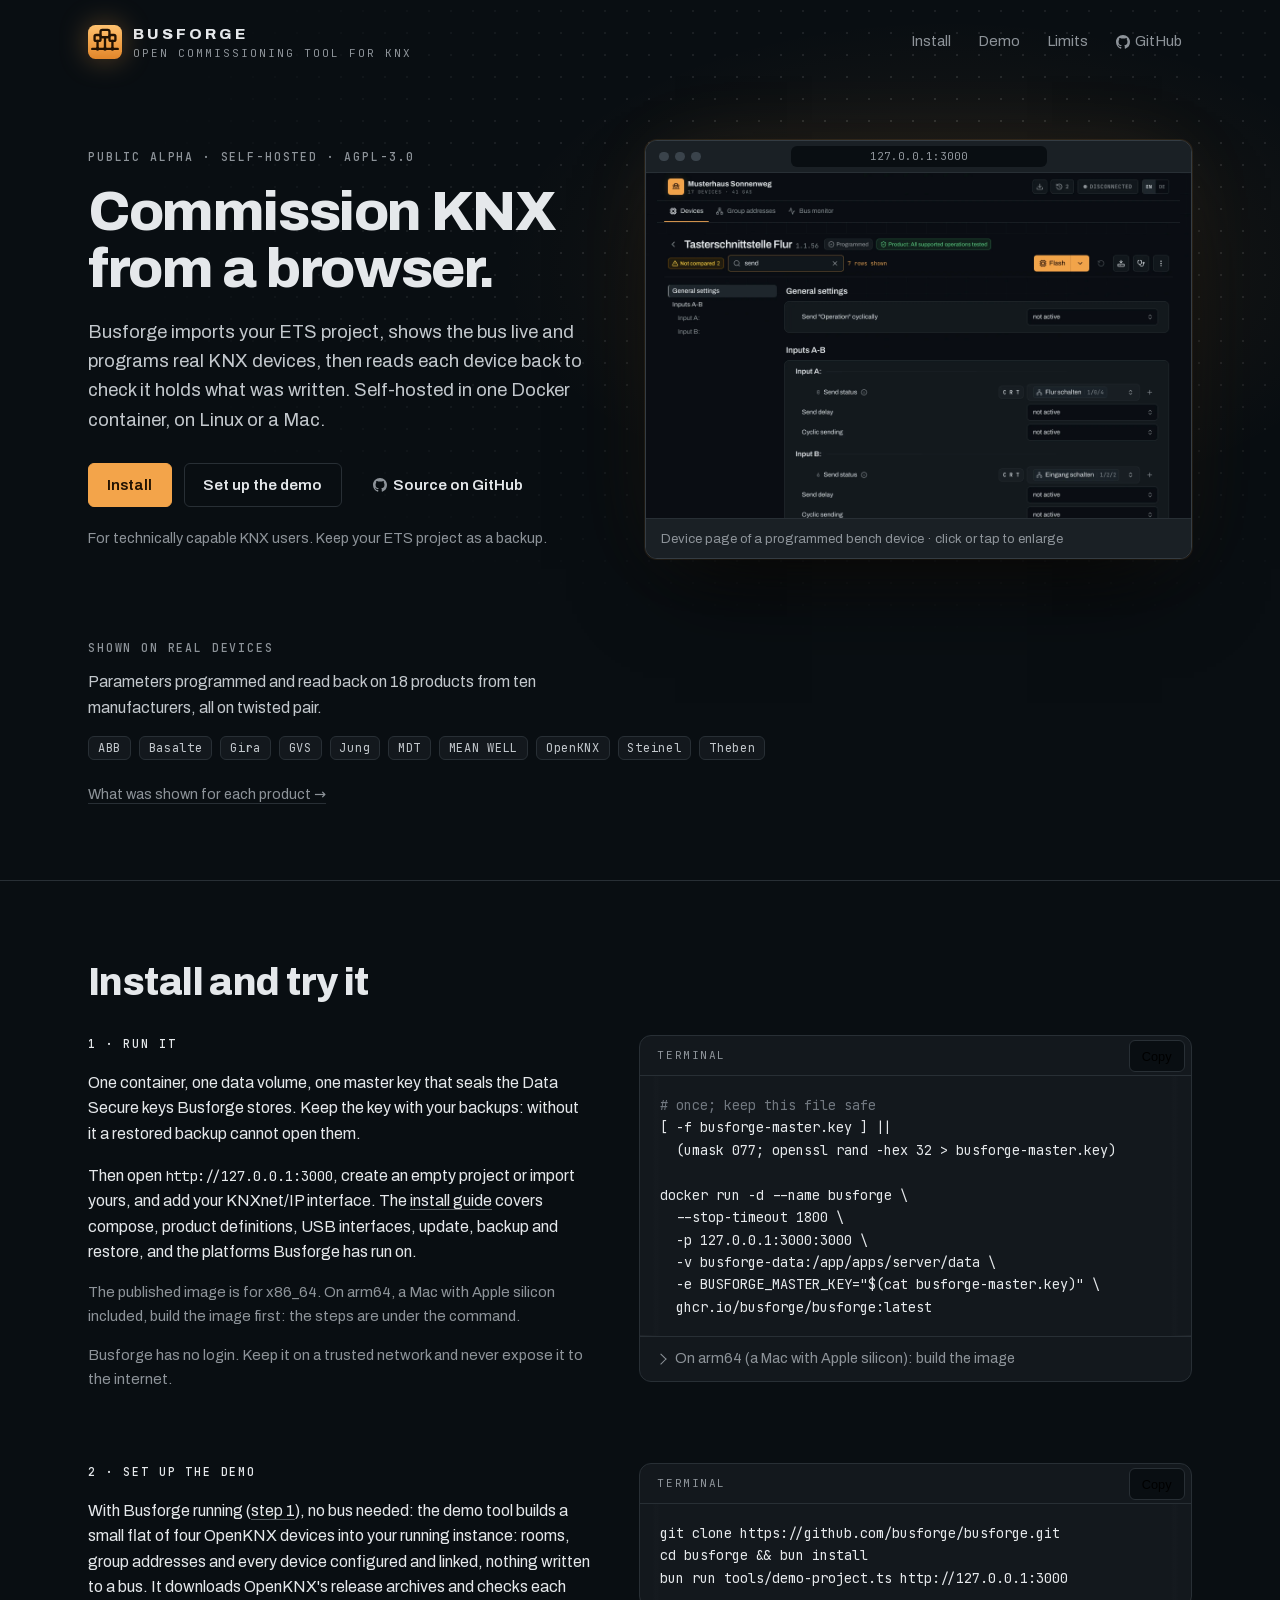
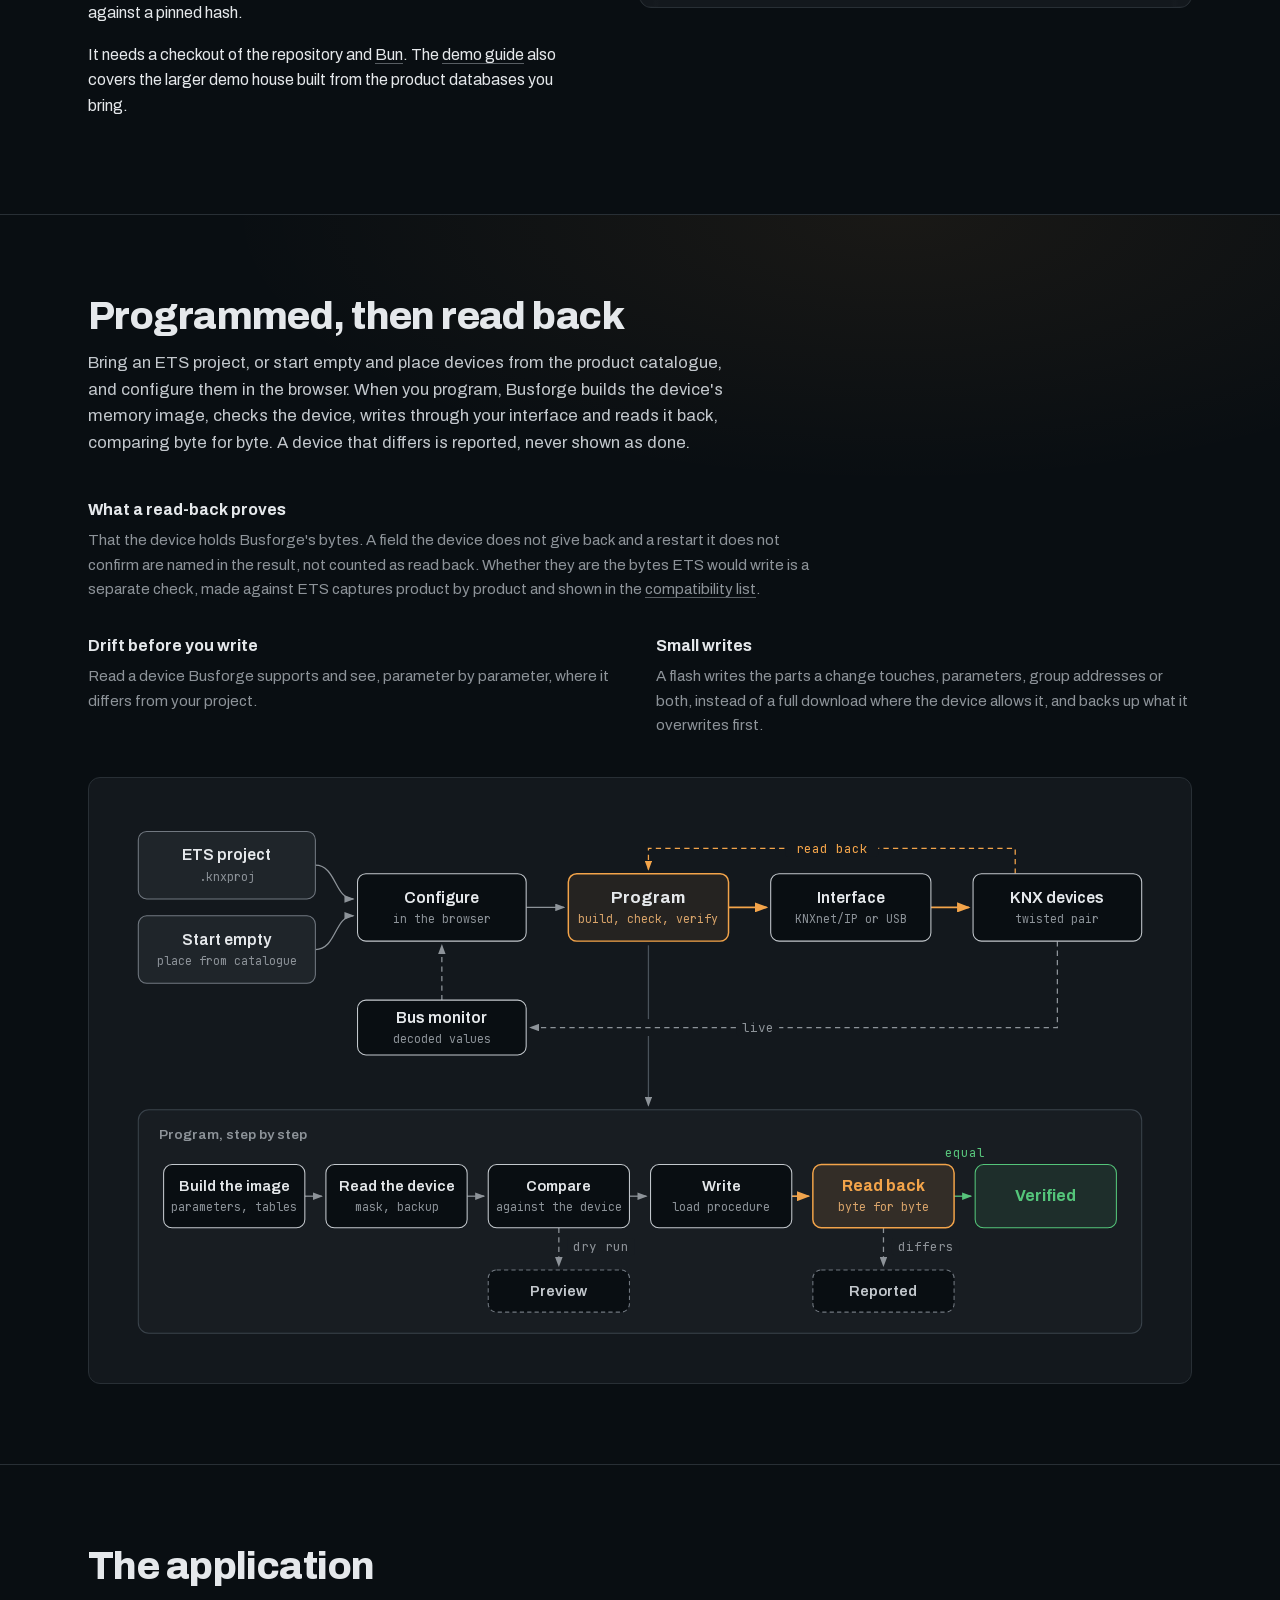
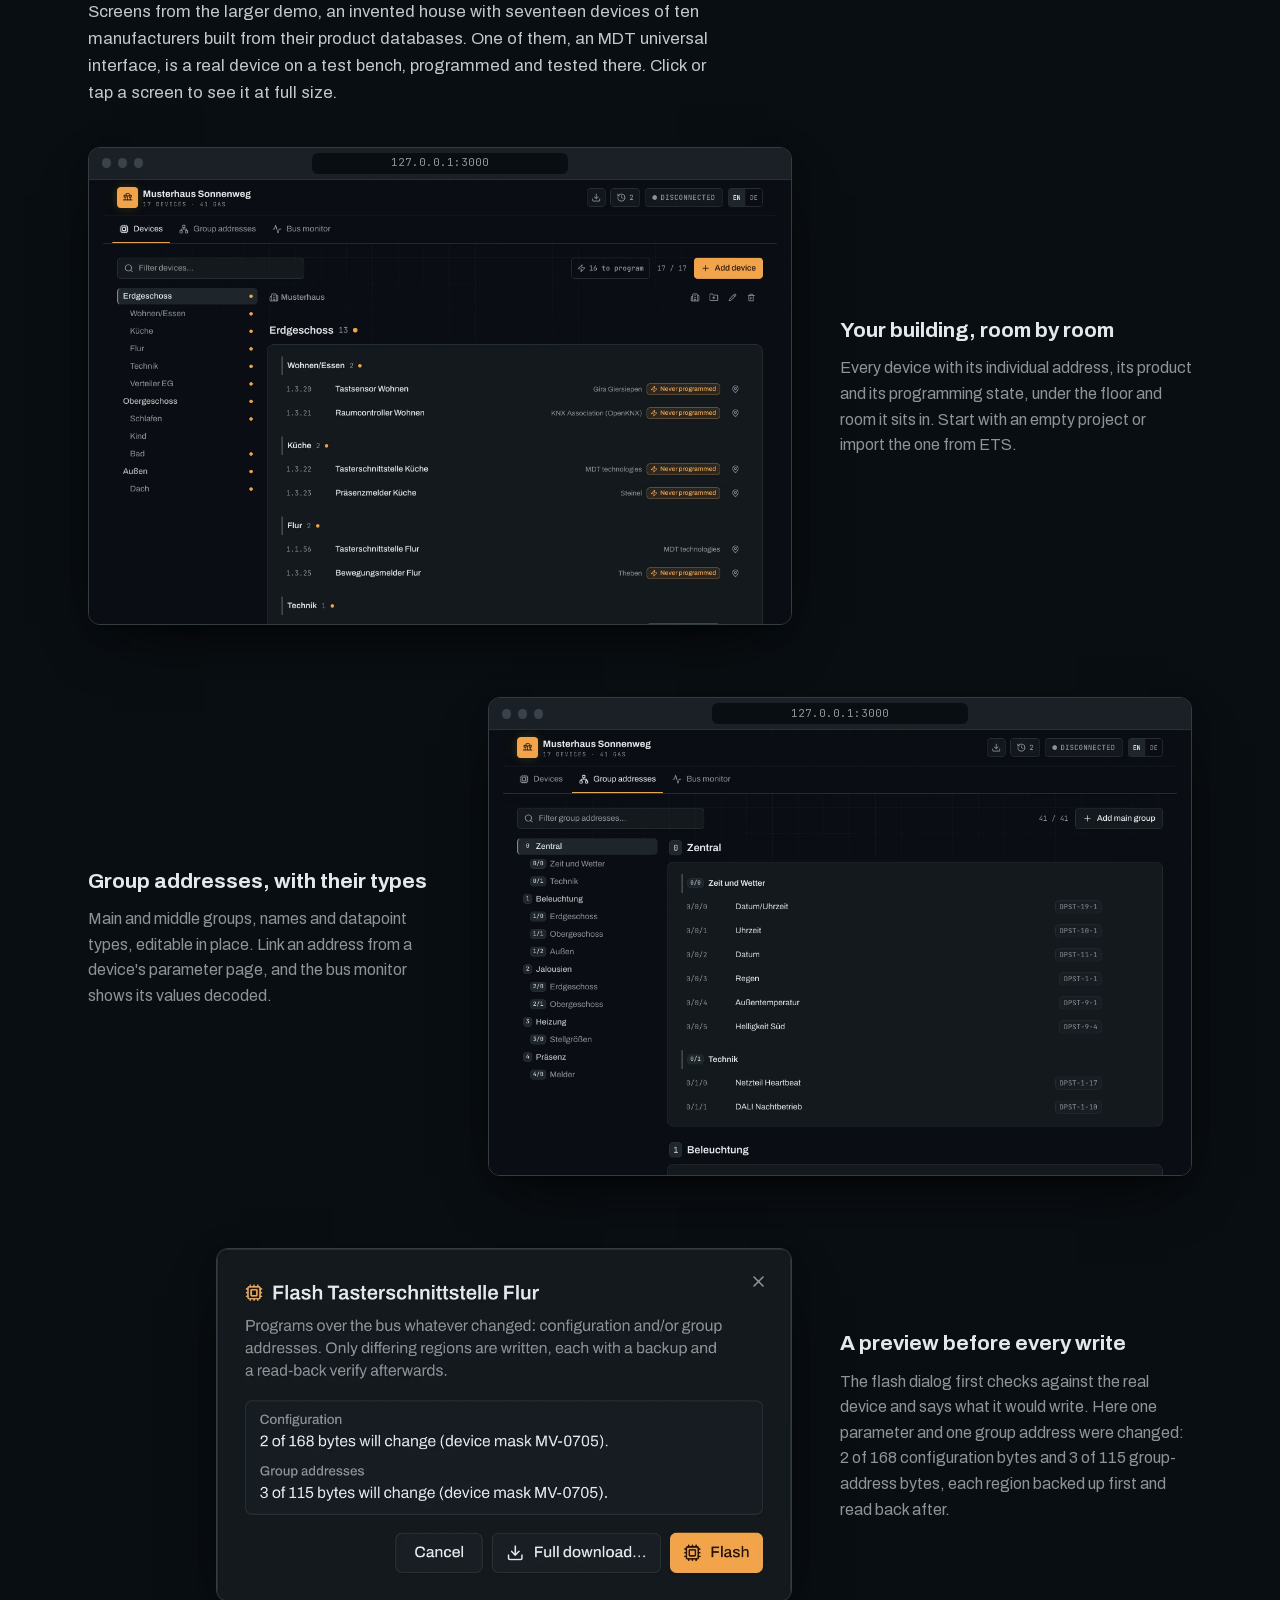
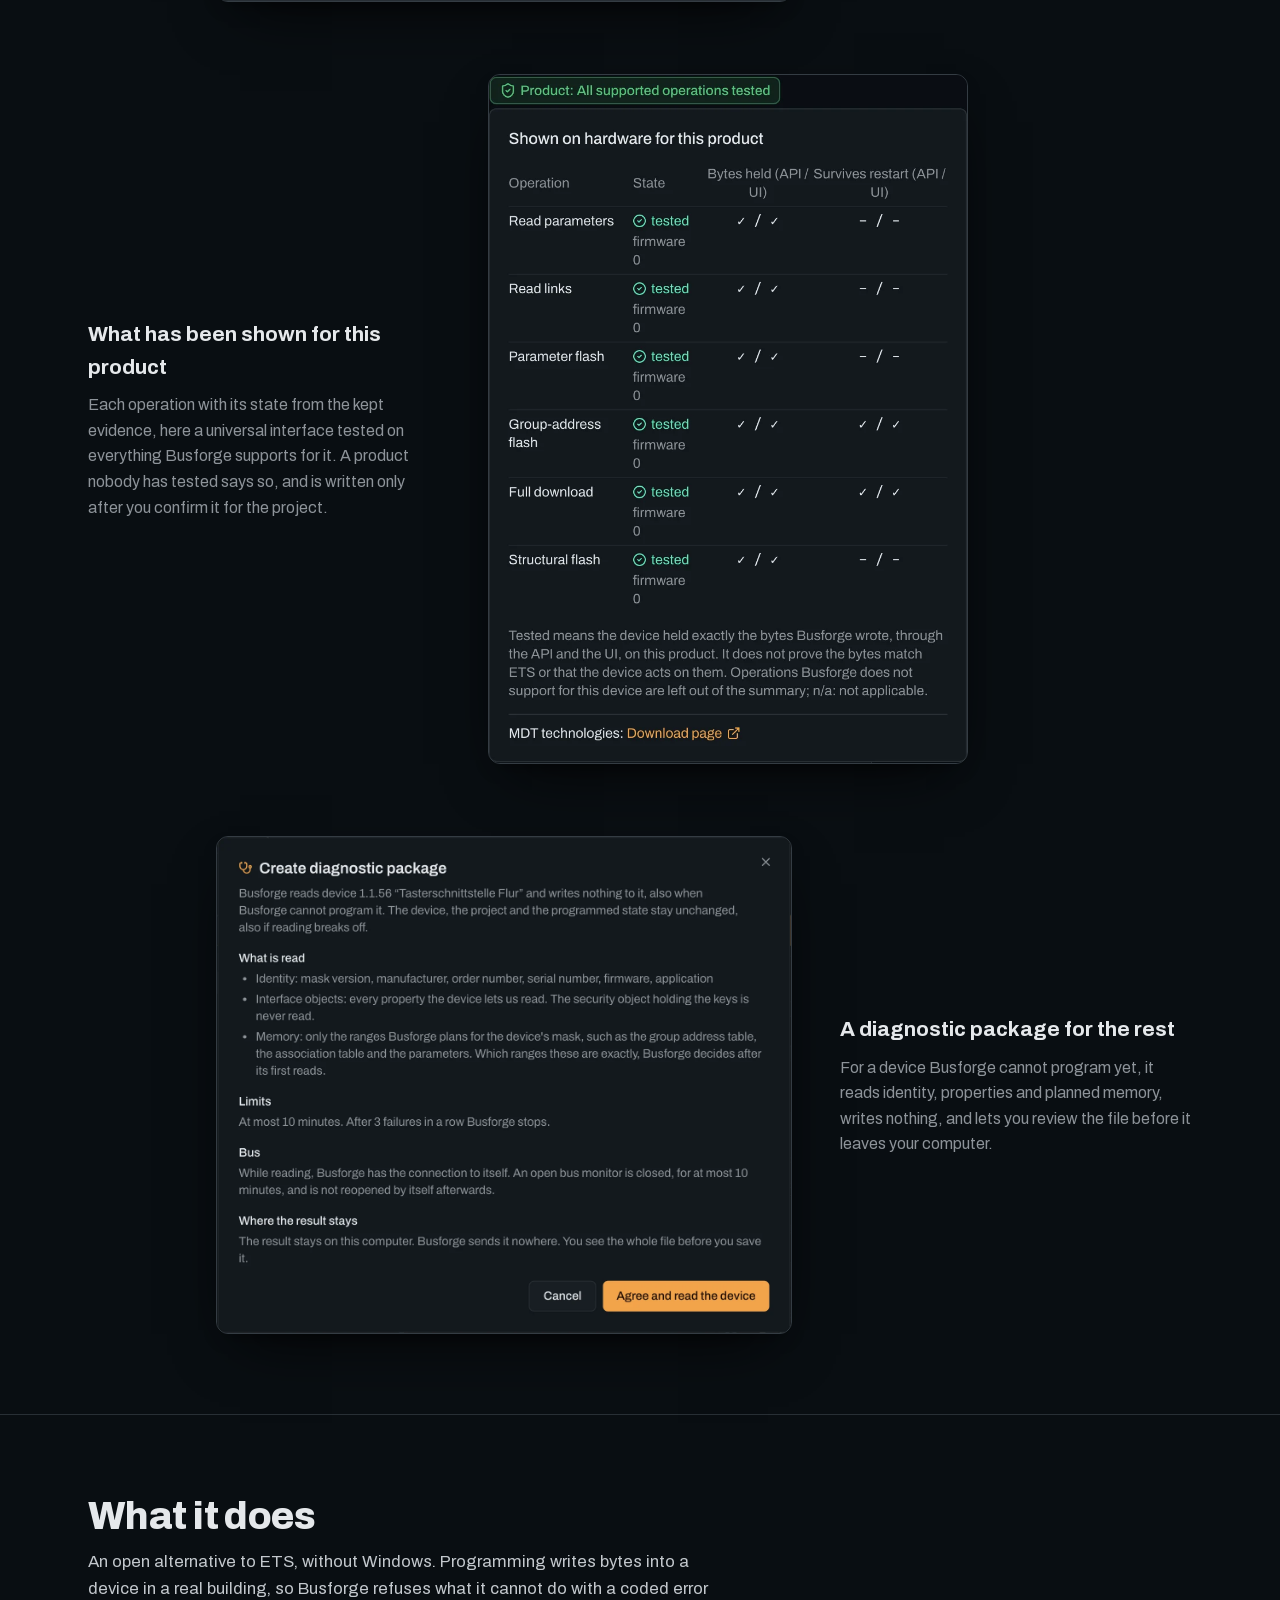
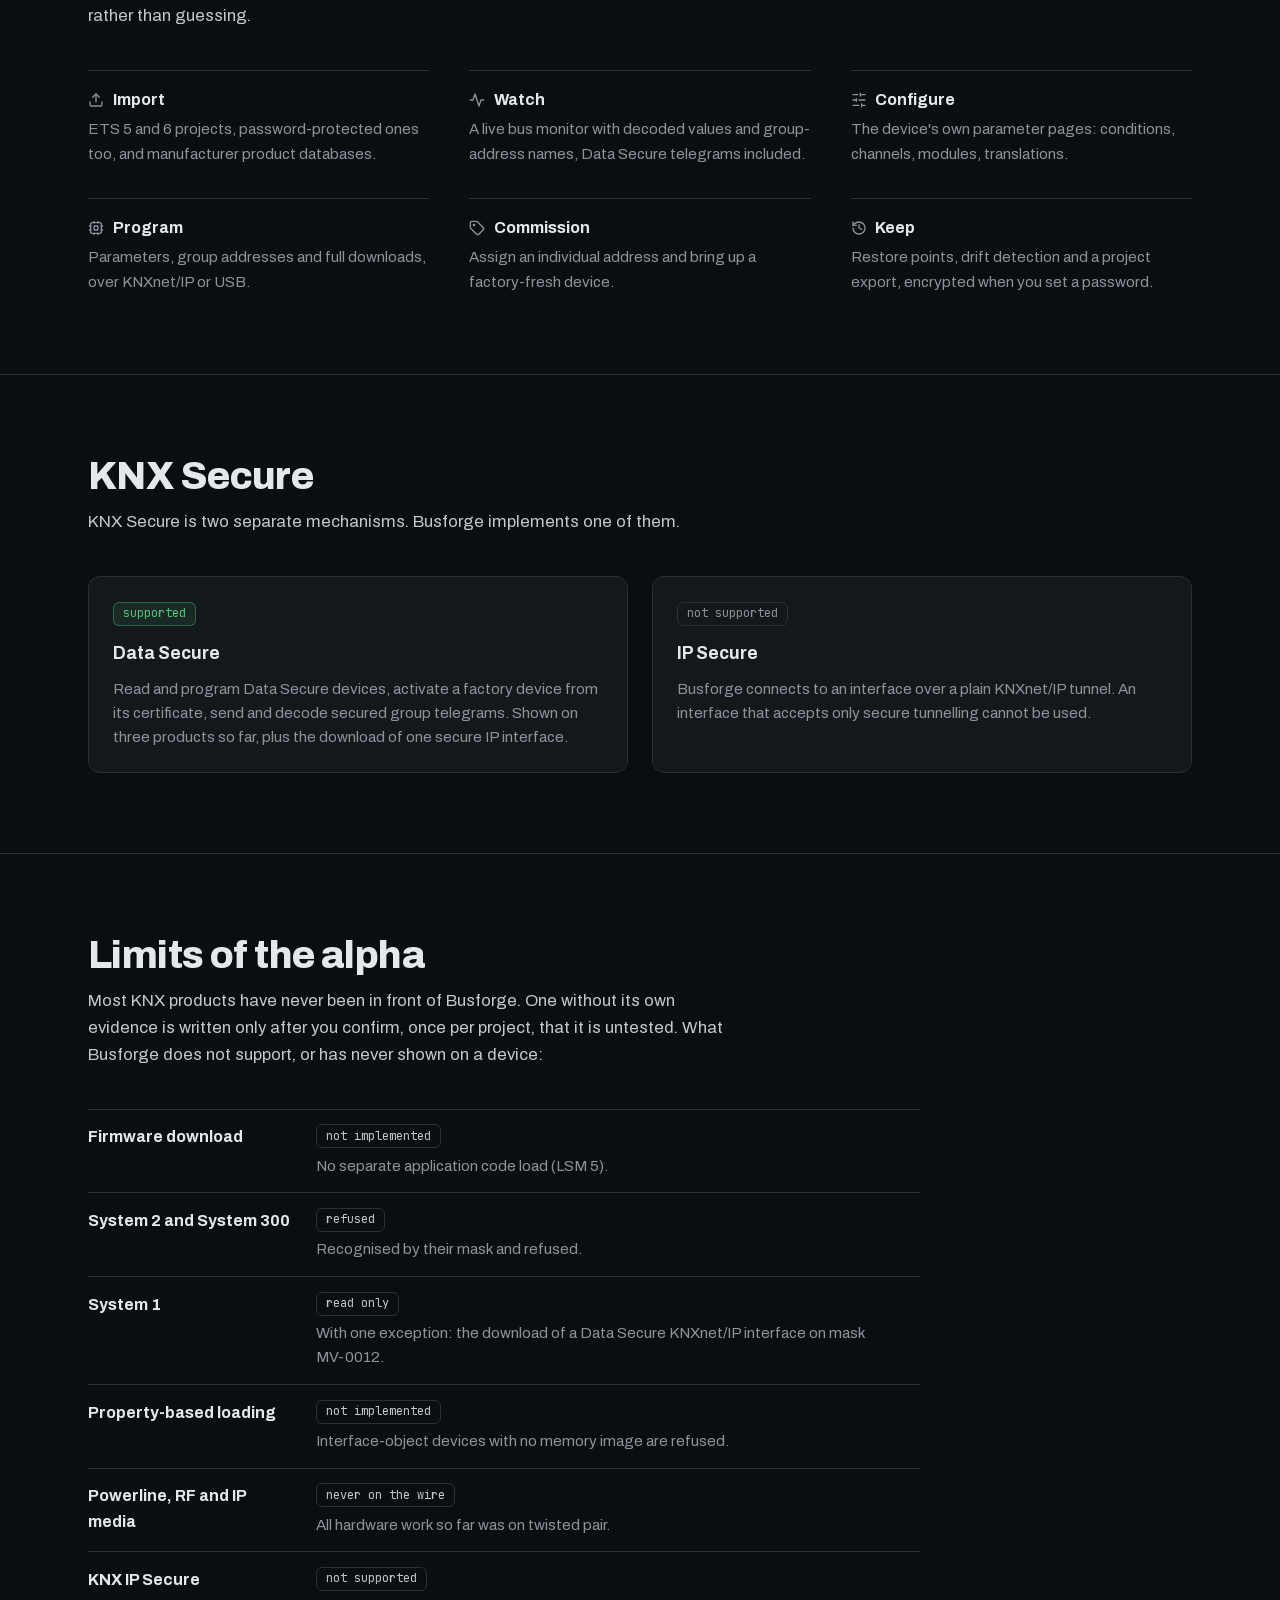
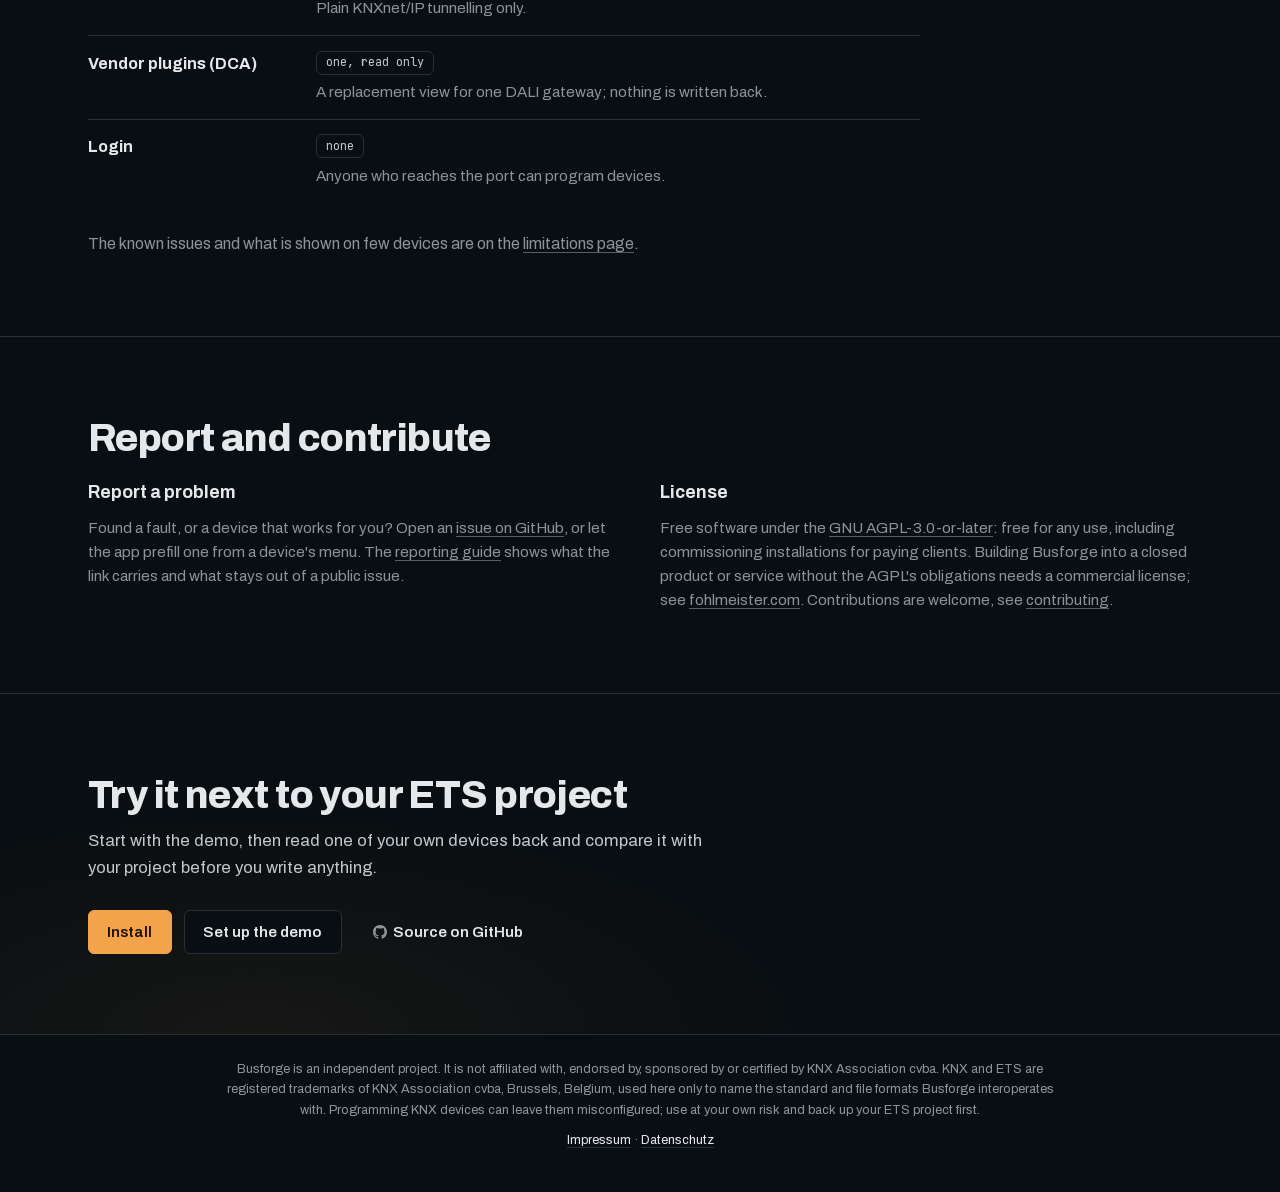
<file: index.html>
<!doctype html>
<html lang="en">
<head>
  <meta charset="utf-8">
  <meta name="viewport" content="width=device-width, initial-scale=1">
  <title>Busforge · Open commissioning tool for KNX</title>
  <meta name="description" content="Busforge is an independent, self-hostable tool to import ETS projects, watch the KNX bus and program KNX devices, reading each one back after a write. Public alpha.">
  <link rel="icon" href="/favicon.svg" type="image/svg+xml">
  <link rel="icon" href="/favicon-32x32.png" sizes="32x32" type="image/png">
  <link rel="icon" href="/favicon-16x16.png" sizes="16x16" type="image/png">
  <link rel="apple-touch-icon" href="/apple-touch-icon.png">
  <meta name="theme-color" content="#090e12">
  <link rel="preload" href="/fonts/archivo-var-latin.woff2" as="font" type="font/woff2" crossorigin>
  <link rel="stylesheet" href="/style.css">
</head>
<body class="home-page">
  <header class="wrap topbar">
    <a class="lockup" href="/" aria-label="Busforge home">
      <svg viewBox="0 0 32 32" aria-hidden="true">
        <defs>
          <linearGradient id="bf" x1="0" y1="0" x2="0" y2="1">
            <stop offset="0" stop-color="#ffc270"/>
            <stop offset=".5" stop-color="#f3a44a"/>
            <stop offset="1" stop-color="#e1862a"/>
          </linearGradient>
        </defs>
        <rect width="32" height="32" rx="7" fill="url(#bf)"/>
        <g fill="none" stroke="#221202" stroke-width="2.2" stroke-linecap="round" stroke-linejoin="round">
          <path d="M4 22.5H28"/>
          <path d="M9 22.5V15"/>
          <path d="M23 22.5V15"/>
          <path d="M16 22.5V11.5"/>
          <rect x="6.2" y="9.4" width="5.6" height="5.6" rx="1.4"/>
          <rect x="20.2" y="9.4" width="5.6" height="5.6" rx="1.4"/>
          <rect x="11.8" y="4.6" width="8.4" height="6.9" rx="1.7"/>
        </g>
        <g fill="#221202">
          <circle cx="9" cy="22.5" r="1.7"/>
          <circle cx="16" cy="22.5" r="1.7"/>
          <circle cx="23" cy="22.5" r="1.7"/>
        </g>
      </svg>
      <span class="names"><span class="word">BUSFORGE</span><span class="tagline">Open commissioning tool for KNX</span></span>
    </a>
    <nav class="topnav" aria-label="Main">
      <a href="#start">Install</a>
      <a class="opt" href="#demo">Demo</a>
      <a href="#limits">Limits</a>
      <a class="gh" href="https://github.com/busforge/busforge"><span class="label">GitHub</span></a>
    </nav>
  </header>

  <main>
    <section class="wrap hero">
      <div>
        <p class="eyebrow">Public alpha · Self-hosted · AGPL-3.0</p>
        <h1>Commission KNX from a browser.</h1>
        <p class="lead">Busforge imports your ETS project, shows the bus live and programs real KNX devices, then reads each device back to check it holds what was written. Self-hosted in one Docker container, on Linux or a Mac.</p>
        <div class="cta">
          <a class="button primary" href="#start">Install</a>
          <a class="button" href="#demo">Set up the demo</a>
          <a class="button ghost gh" href="https://github.com/busforge/busforge">Source on GitHub</a>
        </div>
        <p class="alpha">For technically capable KNX users. Keep your ETS project as a backup.</p>
      </div>
      <figure class="shot">
        <div class="chrome" aria-hidden="true"><span class="dots"><i></i><i></i><i></i></span><span class="url">127.0.0.1:3000</span></div>
        <a href="/img/app-params.webp" class="zoom" style="--z: 2.1; --fx: 0.09; --fy: 0.3"><img src="/img/app-params.webp" width="2400" height="1520" alt="Busforge device page of an MDT universal interface, programmed and with every operation Busforge supports for the product tested: the parameters filtered for sending, each input's status object linked to a group address, and the Flash button." fetchpriority="high"></a>
        <figcaption>Device page of a programmed bench device · click or tap to enlarge</figcaption>
      </figure>
    </section>

    <section class="wrap proof" aria-labelledby="proof-h">
      <p class="eyebrow" id="proof-h">Shown on real devices</p>
      <p class="proof-text">Parameters programmed and read back on 18 products from ten manufacturers, all on twisted pair.</p>
      <ul class="makers">
        <li>ABB</li><li>Basalte</li><li>Gira</li><li>GVS</li><li>Jung</li><li>MDT</li><li>MEAN WELL</li><li>OpenKNX</li><li>Steinel</li><li>Theben</li>
      </ul>
      <a class="more" href="https://github.com/busforge/busforge/blob/main/docs/status.md#devices-driven-on-real-hardware">What was shown for each product →</a>
    </section>

    <section class="band content" id="start" aria-labelledby="start-h">
      <div class="wrap">
        <h2 id="start-h">Install and try it</h2>
        <div class="steps">
          <div class="step">
            <div>
              <p class="eyebrow">1 · Run it</p>
              <p>One container, one data volume, one master key that seals the Data Secure keys Busforge stores. Keep the key with your backups: without it a restored backup cannot open them.</p>
              <p>Then open <code>http://127.0.0.1:3000</code>, create an empty project or import yours, and add your KNXnet/IP interface. The <a href="https://github.com/busforge/busforge/blob/main/docs/install.md">install guide</a> covers compose, product definitions, USB interfaces, update, backup and restore, and the platforms Busforge has run on.</p>
              <p class="note">The published image is for x86_64. On arm64, a Mac with Apple silicon included, build the image first: the steps are under the command.</p>
              <p class="note">Busforge has no login. Keep it on a trusted network and never expose it to the internet.</p>
            </div>
            <div class="code">
              <div class="bar"><span>Terminal</span></div>
<pre><code><span class="c"># once; keep this file safe</span>
[ -f busforge-master.key ] ||
  (umask 077; openssl rand -hex 32 &gt; busforge-master.key)

docker run -d --name busforge \
  --stop-timeout 1800 \
  -p 127.0.0.1:3000:3000 \
  -v busforge-data:/app/apps/server/data \
  -e BUSFORGE_MASTER_KEY="$(cat busforge-master.key)" \
  ghcr.io/busforge/busforge:latest</code></pre>
              <details class="arm">
                <summary>On arm64 (a Mac with Apple silicon): build the image</summary>
                <p>Build it from a checkout, then run the command above with <code>busforge</code> in place of the image name.</p>
<pre><code>git clone https://github.com/busforge/busforge.git
cd busforge &amp;&amp; docker build -t busforge .</code></pre>
              </details>
            </div>
          </div>
          <div class="step" id="demo">
            <div>
              <p class="eyebrow">2 · Set up the demo</p>
              <p>With Busforge running (<a href="#start">step 1</a>), no bus needed: the demo tool builds a small flat of four OpenKNX devices into your running instance: rooms, group addresses and every device configured and linked, nothing written to a bus. It downloads OpenKNX's release archives and checks each against a pinned hash.</p>
              <p>It needs a checkout of the repository and <a href="https://bun.sh">Bun</a>. The <a href="https://github.com/busforge/busforge/blob/main/docs/demo.md">demo guide</a> also covers the larger demo house built from the product databases you bring.</p>
            </div>
            <div class="code">
              <div class="bar"><span>Terminal</span></div>
<pre><code>git clone https://github.com/busforge/busforge.git
cd busforge &amp;&amp; bun install
bun run tools/demo-project.ts http://127.0.0.1:3000</code></pre>
            </div>
          </div>
        </div>
      </div>
    </section>

    <section class="band verify" aria-labelledby="verify-h">
      <div class="wrap">
        <h2 id="verify-h">Programmed, then read back</h2>
        <p class="intro">Bring an ETS project, or start empty and place devices from the product catalogue, and configure them in the browser. When you program, Busforge builds the device's memory image, checks the device, writes through your interface and reads it back, comparing byte for byte. A device that differs is reported, never shown as done.</p>

        <dl class="facts">
          <div>
            <dt>What a read-back proves</dt>
            <dd>That the device holds Busforge's bytes. A field the device does not give back and a restart it does not confirm are named in the result, not counted as read back. Whether they are the bytes ETS would write is a separate check, made against ETS captures product by product and shown in the <a href="https://github.com/busforge/busforge/blob/main/docs/compatibility.md">compatibility list</a>.</dd>
          </div>
          <div>
            <dt>Drift before you write</dt>
            <dd>Read a device Busforge supports and see, parameter by parameter, where it differs from your project.</dd>
          </div>
          <div>
            <dt>Small writes</dt>
            <dd>A flash writes the parts a change touches, parameters, group addresses or both, instead of a full download where the device allows it, and backs up what it overwrites first.</dd>
          </div>
        </dl>

        <div class="diagram">
          <svg class="wide" viewBox="0 0 1000 528" role="img" aria-labelledby="dg-t">
            <title id="dg-t">How Busforge works: an ETS project, or a project started empty and filled from the manufacturers' product databases, is configured in the browser. Programming builds the device's memory image, reads the device to check its mask and back up what a partial write changes, and compares. A preview stops there. Otherwise it writes over a KNXnet/IP or USB interface, a partial write only what differs, and reads the device back: equal bytes mean verified, different bytes are reported. The bus monitor shows the bus live in the browser.</title>
            <defs>
              <marker id="dw" markerWidth="8" markerHeight="6" refX="7" refY="3" orient="auto"><polygon points="0 0, 8 3, 0 6" fill="#8d9399"/></marker>
              <marker id="dw-a" markerWidth="8" markerHeight="6" refX="7" refY="3" orient="auto"><polygon points="0 0, 8 3, 0 6" fill="#f3a44a"/></marker>
              <marker id="dw-ok" markerWidth="8" markerHeight="6" refX="7" refY="3" orient="auto"><polygon points="0 0, 8 3, 0 6" fill="#54c57a"/></marker>
            </defs>
            <g fill="none" stroke-width="1.2">
              <path d="M192 60 C212 60 210 92 228 92" stroke="#8d9399" marker-end="url(#dw)"/>
              <path d="M192 140 C212 140 210 108 228 108" stroke="#8d9399" marker-end="url(#dw)"/>
              <path d="M392 100 H428" stroke="#8d9399" marker-end="url(#dw)"/>
              <path d="M584 100 H620" stroke="#f3a44a" stroke-width="1.6" marker-end="url(#dw-a)"/>
              <path d="M776 100 H812" stroke="#f3a44a" stroke-width="1.6" marker-end="url(#dw-a)"/>
              <path d="M896 132 V214 H396" stroke="#8d9399" stroke-dasharray="5,4" marker-end="url(#dw)"/>
              <path d="M312 188 V136" stroke="#8d9399" stroke-dasharray="5,4" marker-end="url(#dw)"/>
              <path d="M856 68 V44 H508 V64" stroke="#f3a44a" stroke-dasharray="5,4" marker-end="url(#dw-a)"/>
              <path d="M508 136 V206" stroke="#4a535b"/>
              <path d="M508 222 V288" stroke="#4a535b" marker-end="url(#dw)"/>
              <path d="M182 374 H198" stroke="#8d9399" marker-end="url(#dw)"/>
              <path d="M336 374 H352" stroke="#8d9399" marker-end="url(#dw)"/>
              <path d="M490 374 H506" stroke="#8d9399" marker-end="url(#dw)"/>
              <path class="path-draw" d="M644 374 H660" stroke="#f3a44a" stroke-width="1.6" marker-end="url(#dw-a)"/>
              <path d="M798 374 H814" stroke="#54c57a" marker-end="url(#dw-ok)"/>
              <path d="M423 404 V440" stroke="#8d9399" stroke-dasharray="5,4" marker-end="url(#dw)"/>
              <path d="M731 404 V440" stroke="#8d9399" stroke-dasharray="5,4" marker-end="url(#dw)"/>
            </g>
            <g font-family="'JetBrains Mono', monospace" font-size="12" text-anchor="middle">
              <rect x="638" y="36" width="88" height="16" rx="2" fill="#13181d"/>
              <text x="682" y="48" fill="#f3a44a">read back</text>
              <rect x="592" y="206" width="40" height="16" rx="2" fill="#13181d"/>
              <text x="612" y="218" fill="#8d9399">live</text>
              <rect x="431" y="414" width="64" height="16" rx="2" fill="#13181d"/>
              <text x="463" y="426" fill="#8d9399">dry run</text>
              <rect x="739" y="414" width="64" height="16" rx="2" fill="#13181d"/>
              <text x="771" y="426" fill="#8d9399">differs</text>
              <text x="808" y="337" fill="#54c57a">equal</text>
            </g>
            <g font-family="'Archivo', sans-serif" text-anchor="middle">
              <rect x="24" y="28" width="168" height="64" rx="8" fill="rgba(141,147,153,0.10)" stroke="#717880"/>
              <text x="108" y="55.5" fill="#e5e8eb" font-size="15" font-weight="600">ETS project</text>
              <text x="108" y="74.5" fill="#8d9399" font-size="11" font-family="'JetBrains Mono', monospace">.knxproj</text>
              <rect x="24" y="108" width="168" height="64" rx="8" fill="rgba(141,147,153,0.10)" stroke="#717880"/>
              <text x="108" y="135.5" fill="#e5e8eb" font-size="15" font-weight="600">Start empty</text>
              <text x="108" y="154.5" fill="#8d9399" font-size="11" font-family="'JetBrains Mono', monospace">place from catalogue</text>
              <rect x="232" y="68" width="160" height="64" rx="8" fill="#090e12" stroke="#c3c8cd"/>
              <text x="312" y="95.5" fill="#e5e8eb" font-size="15" font-weight="600">Configure</text>
              <text x="312" y="114.5" fill="#8d9399" font-size="11" font-family="'JetBrains Mono', monospace">in the browser</text>
              <rect x="432" y="68" width="152" height="64" rx="8" fill="rgba(243,164,74,0.08)" stroke="#f3a44a" stroke-width="1.4"/>
              <text x="508" y="95.5" fill="#e5e8eb" font-size="16" font-weight="700">Program</text>
              <text x="508" y="114.5" fill="#d9a46a" font-size="11" font-family="'JetBrains Mono', monospace">build, check, verify</text>
              <rect x="624" y="68" width="152" height="64" rx="8" fill="#090e12" stroke="#c3c8cd"/>
              <text x="700" y="95.5" fill="#e5e8eb" font-size="15" font-weight="600">Interface</text>
              <text x="700" y="114.5" fill="#8d9399" font-size="11" font-family="'JetBrains Mono', monospace">KNXnet/IP or USB</text>
              <rect x="816" y="68" width="160" height="64" rx="8" fill="#090e12" stroke="#c3c8cd"/>
              <text x="896" y="95.5" fill="#e5e8eb" font-size="15" font-weight="600">KNX devices</text>
              <text x="896" y="114.5" fill="#8d9399" font-size="11" font-family="'JetBrains Mono', monospace">twisted pair</text>
              <rect x="232" y="188" width="160" height="52" rx="8" fill="#090e12" stroke="#c3c8cd"/>
              <text x="312" y="209.5" fill="#e5e8eb" font-size="15" font-weight="600">Bus monitor</text>
              <text x="312" y="228.5" fill="#8d9399" font-size="11" font-family="'JetBrains Mono', monospace">decoded values</text>
              <rect x="24" y="292" width="952" height="212" rx="10" fill="rgba(141,147,153,0.04)" stroke="#3a434b"/>
              <text x="44" y="320" fill="#8d9399" font-size="13" font-weight="600" text-anchor="start">Program, step by step</text>
              <rect x="48" y="344" width="134" height="60" rx="8" fill="#090e12" stroke="#c3c8cd"/>
              <text x="115" y="369.5" fill="#e5e8eb" font-size="14" font-weight="600">Build the image</text>
              <text x="115" y="388.5" fill="#8d9399" font-size="11" font-family="'JetBrains Mono', monospace">parameters, tables</text>
              <rect x="202" y="344" width="134" height="60" rx="8" fill="#090e12" stroke="#c3c8cd"/>
              <text x="269" y="369.5" fill="#e5e8eb" font-size="14" font-weight="600">Read the device</text>
              <text x="269" y="388.5" fill="#8d9399" font-size="11" font-family="'JetBrains Mono', monospace">mask, backup</text>
              <rect x="356" y="344" width="134" height="60" rx="8" fill="#090e12" stroke="#c3c8cd"/>
              <text x="423" y="369.5" fill="#e5e8eb" font-size="14" font-weight="600">Compare</text>
              <text x="423" y="388.5" fill="#8d9399" font-size="11" font-family="'JetBrains Mono', monospace">against the device</text>
              <rect x="510" y="344" width="134" height="60" rx="8" fill="#090e12" stroke="#c3c8cd"/>
              <text x="577" y="369.5" fill="#e5e8eb" font-size="14" font-weight="600">Write</text>
              <text x="577" y="388.5" fill="#8d9399" font-size="11" font-family="'JetBrains Mono', monospace">load procedure</text>
              <rect x="664" y="344" width="134" height="60" rx="8" fill="rgba(243,164,74,0.12)" stroke="#f3a44a" stroke-width="1.4"/>
              <text x="731" y="369.5" fill="#f3a44a" font-size="15" font-weight="700">Read back</text>
              <text x="731" y="388.5" fill="#d9a46a" font-size="11" font-family="'JetBrains Mono', monospace">byte for byte</text>
              <rect x="818" y="344" width="134" height="60" rx="8" fill="rgba(84,197,122,0.10)" stroke="#54c57a"/>
              <text x="885" y="379" fill="#54c57a" font-size="15" font-weight="700">Verified</text>
              <rect x="356" y="444" width="134" height="40" rx="8" fill="#090e12" stroke="#717880" stroke-dasharray="4,3"/>
              <text x="423" y="469" fill="#c3c8cd" font-size="14" font-weight="600">Preview</text>
              <rect x="664" y="444" width="134" height="40" rx="8" fill="#090e12" stroke="#717880" stroke-dasharray="4,3"/>
              <text x="731" y="469" fill="#c3c8cd" font-size="14" font-weight="600">Reported</text>
            </g>
          </svg>

          <svg class="tall" viewBox="0 0 360 456" role="img" aria-labelledby="dg-t2">
            <title id="dg-t2">How Busforge works: an ETS project, or a project started empty and filled from the manufacturers' product databases, is configured in the browser. Programming builds the device's memory image, reads the device to check its mask and back up what a partial write changes, and compares. A preview stops there. Otherwise it writes over a KNXnet/IP or USB interface, a partial write only what differs, and reads the device back: equal bytes mean verified, different bytes are reported. The bus monitor shows the bus live in the browser.</title>
            <g id="tall-art">
            <defs>
              <marker id="dt" markerWidth="8" markerHeight="6" refX="7" refY="3" orient="auto"><polygon points="0 0, 8 3, 0 6" fill="#8d9399"/></marker>
              <marker id="dt-a" markerWidth="8" markerHeight="6" refX="7" refY="3" orient="auto"><polygon points="0 0, 8 3, 0 6" fill="#f3a44a"/></marker>
              <marker id="dt-ok" markerWidth="8" markerHeight="6" refX="7" refY="3" orient="auto"><polygon points="0 0, 8 3, 0 6" fill="#54c57a"/></marker>
            </defs>
            <g fill="none" stroke-width="1.2">
              <path d="M96 76 C96 94 120 92 120 108" stroke="#8d9399" marker-end="url(#dt)"/>
              <path d="M264 76 C264 94 160 92 160 108" stroke="#8d9399" marker-end="url(#dt)"/>
              <path d="M140 168 V200" stroke="#8d9399" marker-end="url(#dt)"/>
              <path d="M140 260 V292" stroke="#f3a44a" stroke-width="1.6" marker-end="url(#dt-a)"/>
              <path d="M140 352 V384" stroke="#f3a44a" stroke-width="1.6" marker-end="url(#dt-a)"/>
              <path d="M40 416 H24 V232 H36" stroke="#f3a44a" stroke-dasharray="5,4" marker-end="url(#dt-a)"/>
              <path d="M240 416 H304 V172" stroke="#8d9399" stroke-dasharray="5,4" marker-end="url(#dt)"/>
              <path d="M260 140 H244" stroke="#8d9399" stroke-dasharray="5,4" marker-end="url(#dt)"/>
              <path d="M128 580 V612" stroke="#8d9399" marker-end="url(#dt)"/>
              <path d="M128 672 V704" stroke="#8d9399" marker-end="url(#dt)"/>
              <path d="M128 764 V796" stroke="#8d9399" marker-end="url(#dt)"/>
              <path class="path-draw" d="M128 856 V888" stroke="#f3a44a" stroke-width="1.6" marker-end="url(#dt-a)"/>
              <path d="M228 736 H244" stroke="#8d9399" stroke-dasharray="5,4" marker-end="url(#dt)"/>
              <path d="M168 948 V972 H264 V1000" stroke="#54c57a" marker-end="url(#dt-ok)"/>
              <path d="M96 948 V1000" stroke="#8d9399" stroke-dasharray="5,4" marker-end="url(#dt)"/>
            </g>
            <g font-family="'JetBrains Mono', monospace" font-size="12" text-anchor="middle">
              <text x="18" y="330" fill="#f3a44a" transform="rotate(-90 18 330)">read back</text>
              <text x="322" y="300" fill="#8d9399" transform="rotate(-90 322 300)">live</text>
              <rect x="236" y="976" width="56" height="16" rx="2" fill="#13181d"/>
              <text x="264" y="988" fill="#54c57a">equal</text>
              <rect x="64" y="968" width="64" height="16" rx="2" fill="#13181d"/>
              <text x="96" y="980" fill="#8d9399">differs</text>
            </g>
            <g font-family="'Archivo', sans-serif" text-anchor="middle">
              <rect x="16" y="16" width="160" height="60" rx="8" fill="rgba(141,147,153,0.10)" stroke="#717880"/>
              <text x="96" y="41.5" fill="#e5e8eb" font-size="15" font-weight="600">ETS project</text>
              <text x="96" y="60.5" fill="#8d9399" font-size="11" font-family="'JetBrains Mono', monospace">.knxproj</text>
              <rect x="184" y="16" width="160" height="60" rx="8" fill="rgba(141,147,153,0.10)" stroke="#717880"/>
              <text x="264" y="41.5" fill="#e5e8eb" font-size="15" font-weight="600">Start empty</text>
              <text x="264" y="60.5" fill="#8d9399" font-size="11" font-family="'JetBrains Mono', monospace">place from catalogue</text>
              <rect x="40" y="112" width="200" height="56" rx="8" fill="#090e12" stroke="#c3c8cd"/>
              <text x="140" y="135.5" fill="#e5e8eb" font-size="16" font-weight="600">Configure</text>
              <text x="140" y="154.5" fill="#8d9399" font-size="11" font-family="'JetBrains Mono', monospace">in the browser</text>
              <rect x="40" y="204" width="200" height="56" rx="8" fill="rgba(243,164,74,0.08)" stroke="#f3a44a" stroke-width="1.4"/>
              <text x="140" y="227.5" fill="#e5e8eb" font-size="16" font-weight="700">Program</text>
              <text x="140" y="246.5" fill="#d9a46a" font-size="11" font-family="'JetBrains Mono', monospace">build, check, verify</text>
              <rect x="40" y="296" width="200" height="56" rx="8" fill="#090e12" stroke="#c3c8cd"/>
              <text x="140" y="319.5" fill="#e5e8eb" font-size="16" font-weight="600">Interface</text>
              <text x="140" y="338.5" fill="#8d9399" font-size="11" font-family="'JetBrains Mono', monospace">KNXnet/IP or USB</text>
              <rect x="40" y="388" width="200" height="56" rx="8" fill="#090e12" stroke="#c3c8cd"/>
              <text x="140" y="411.5" fill="#e5e8eb" font-size="16" font-weight="600">KNX devices</text>
              <text x="140" y="430.5" fill="#8d9399" font-size="11" font-family="'JetBrains Mono', monospace">twisted pair</text>
              <rect x="260" y="112" width="88" height="56" rx="8" fill="#090e12" stroke="#c3c8cd"/>
              <text x="304" y="135.5" fill="#e5e8eb" font-size="14" font-weight="600">Bus</text>
              <text x="304" y="154.5" fill="#8d9399" font-size="11" font-family="'JetBrains Mono', monospace">monitor</text>
              <rect x="28" y="524" width="200" height="56" rx="8" fill="#090e12" stroke="#c3c8cd"/>
              <text x="128" y="547.5" fill="#e5e8eb" font-size="16" font-weight="600">Build the image</text>
              <text x="128" y="566.5" fill="#8d9399" font-size="11" font-family="'JetBrains Mono', monospace">parameters, tables</text>
              <rect x="28" y="616" width="200" height="56" rx="8" fill="#090e12" stroke="#c3c8cd"/>
              <text x="128" y="639.5" fill="#e5e8eb" font-size="16" font-weight="600">Read the device</text>
              <text x="128" y="658.5" fill="#8d9399" font-size="11" font-family="'JetBrains Mono', monospace">mask, backup</text>
              <rect x="28" y="708" width="200" height="56" rx="8" fill="#090e12" stroke="#c3c8cd"/>
              <text x="128" y="731.5" fill="#e5e8eb" font-size="16" font-weight="600">Compare</text>
              <text x="128" y="750.5" fill="#8d9399" font-size="11" font-family="'JetBrains Mono', monospace">against the device</text>
              <rect x="28" y="800" width="200" height="56" rx="8" fill="#090e12" stroke="#c3c8cd"/>
              <text x="128" y="823.5" fill="#e5e8eb" font-size="16" font-weight="600">Write</text>
              <text x="128" y="842.5" fill="#8d9399" font-size="11" font-family="'JetBrains Mono', monospace">load procedure</text>
              <rect x="28" y="892" width="200" height="56" rx="8" fill="rgba(243,164,74,0.12)" stroke="#f3a44a" stroke-width="1.4"/>
              <text x="128" y="915.5" fill="#f3a44a" font-size="16" font-weight="700">Read back</text>
              <text x="128" y="934.5" fill="#d9a46a" font-size="11" font-family="'JetBrains Mono', monospace">byte for byte</text>
              <rect x="248" y="712" width="96" height="48" rx="8" fill="#090e12" stroke="#717880" stroke-dasharray="4,3"/>
              <text x="296" y="731.5" fill="#c3c8cd" font-size="14" font-weight="600">Preview</text>
              <text x="296" y="750.5" fill="#8d9399" font-size="11" font-family="'JetBrains Mono', monospace">dry run</text>
              <rect x="20" y="1004" width="152" height="44" rx="8" fill="#090e12" stroke="#717880" stroke-dasharray="4,3"/>
              <text x="96" y="1031" fill="#c3c8cd" font-size="15" font-weight="600">Reported</text>
              <rect x="188" y="1004" width="152" height="44" rx="8" fill="rgba(84,197,122,0.10)" stroke="#54c57a"/>
              <text x="264" y="1031" fill="#54c57a" font-size="15" font-weight="700">Verified</text>
            </g>
            </g>
          </svg>
          <details class="tall-steps">
            <summary>Programming, step by step</summary>
            <svg viewBox="0 512 360 544" aria-hidden="true"><use href="#tall-art"/></svg>
          </details>
        </div>

      </div>
    </section>

    <section class="band" aria-labelledby="tour-h">
      <div class="wrap">
        <h2 id="tour-h">The application</h2>
        <p class="intro">Screens from the larger demo, an invented house with seventeen devices of ten manufacturers built from their product databases. One of them, an MDT universal interface, is a real device on a test bench, programmed and tested there. Click or tap a screen to see it at full size.</p>
        <div class="tour">
          <div class="row">
            <figure class="shot">
              <div class="chrome" aria-hidden="true"><span class="dots"><i></i><i></i><i></i></span><span class="url">127.0.0.1:3000</span></div>
              <a href="/img/app-devices.webp" class="zoom" style="--fx: 0.42; --fy: 0.6"><img src="/img/app-devices.webp" width="2400" height="1520" loading="lazy" alt="Device overview of the demo house: floors and rooms on the left, each device under its room with its individual address, manufacturer and programming state."></a>
            </figure>
            <div>
              <h3>Your building, room by room</h3>
              <p>Every device with its individual address, its product and its programming state, under the floor and room it sits in. Start with an empty project or import the one from ETS.</p>
            </div>
          </div>
          <div class="row flip">
            <figure class="shot">
              <div class="chrome" aria-hidden="true"><span class="dots"><i></i><i></i><i></i></span><span class="url">127.0.0.1:3000</span></div>
              <a href="/img/app-ga.webp" class="zoom" style="--z: 1.65; --fx: 0.67; --fy: 0.85"><img src="/img/app-ga.webp" width="2400" height="1520" loading="lazy" alt="Group address overview: main and middle groups for central functions, lighting, blinds, heating and presence, each address with its name and datapoint type."></a>
            </figure>
            <div>
              <h3>Group addresses, with their types</h3>
              <p>Main and middle groups, names and datapoint types, editable in place. Link an address from a device's parameter page, and the bus monitor shows its values decoded.</p>
            </div>
          </div>
          <div class="row">
            <figure class="shot panel">
              <a href="/img/app-flash.webp" class="zoom"><img src="/img/app-flash.webp" width="1024" height="628" loading="lazy" alt="Flash dialog for the MDT universal interface after one parameter and one group address were changed: checked against the device, 2 of 168 configuration bytes and 3 of 115 group address bytes will change."></a>
            </figure>
            <div>
              <h3>A preview before every write</h3>
              <p>The flash dialog first checks against the real device and says what it would write. Here one parameter and one group address were changed: 2 of 168 configuration bytes and 3 of 115 group-address bytes, each region backed up first and read back after.</p>
            </div>
          </div>
          <div class="row flip">
            <figure class="shot panel tall">
              <a href="/img/app-compat.webp" class="zoom"><img src="/img/app-compat.webp" width="832" height="1198" loading="lazy" alt="Compatibility popover of the MDT universal interface: every operation, from reading parameters to the structural flash, tested on hardware, and the explanation of what tested means."></a>
            </figure>
            <div>
              <h3>What has been shown for this product</h3>
              <p>Each operation with its state from the kept evidence, here a universal interface tested on everything Busforge supports for it. A product nobody has tested says so, and is written only after you confirm it for the project.</p>
            </div>
          </div>
          <div class="row">
            <figure class="shot panel">
              <a href="/img/app-diag.webp" class="zoom"><img src="/img/app-diag.webp" width="1346" height="1163" loading="lazy" alt="The dialog to create a diagnostic package: what is read, the limits, the effect on the bus, and that the result stays on this computer."></a>
            </figure>
            <div>
              <h3>A diagnostic package for the rest</h3>
              <p>For a device Busforge cannot program yet, it reads identity, properties and planned memory, writes nothing, and lets you review the file before it leaves your computer.</p>
            </div>
          </div>
        </div>
      </div>
    </section>

    <section class="band" aria-labelledby="does-h">
      <div class="wrap">
        <h2 id="does-h">What it does</h2>
        <p class="intro">An open alternative to ETS, without Windows. Programming writes bytes into a device in a real building, so Busforge refuses what it cannot do with a coded error rather than guessing.</p>
        <dl class="features">
          <div><dt><svg viewBox="0 0 24 24" aria-hidden="true"><path d="M21 15v4a2 2 0 0 1-2 2H5a2 2 0 0 1-2-2v-4"/><path d="M17 8l-5-5-5 5"/><path d="M12 3v12"/></svg>Import</dt><dd>ETS 5 and 6 projects, password-protected ones too, and manufacturer product databases.</dd></div>
          <div><dt><svg viewBox="0 0 24 24" aria-hidden="true"><path d="M22 12h-4l-3 9L9 3l-3 9H2"/></svg>Watch</dt><dd>A live bus monitor with decoded values and group-address names, Data Secure telegrams included.</dd></div>
          <div><dt><svg viewBox="0 0 24 24" aria-hidden="true"><path d="M21 4h-7M10 4H3M21 12h-9M8 12H3M21 20h-5M12 20H3M14 2v4M8 10v4M16 18v4"/></svg>Configure</dt><dd>The device's own parameter pages: conditions, channels, modules, translations.</dd></div>
          <div><dt><svg viewBox="0 0 24 24" aria-hidden="true"><rect x="4" y="4" width="16" height="16" rx="2"/><rect x="9" y="9" width="6" height="6" rx="1"/><path d="M15 2v2M15 20v2M2 15h2M2 9h2M20 15h2M20 9h2M9 2v2M9 20v2"/></svg>Program</dt><dd>Parameters, group addresses and full downloads, over KNXnet/IP or USB.</dd></div>
          <div><dt><svg viewBox="0 0 24 24" aria-hidden="true"><path d="M12.586 2.586A2 2 0 0 0 11.172 2H4a2 2 0 0 0-2 2v7.172a2 2 0 0 0 .586 1.414l8.704 8.704a2.426 2.426 0 0 0 3.42 0l6.58-6.58a2.426 2.426 0 0 0 0-3.42z"/><circle cx="7.5" cy="7.5" r="1"/></svg>Commission</dt><dd>Assign an individual address and bring up a factory-fresh device.</dd></div>
          <div><dt><svg viewBox="0 0 24 24" aria-hidden="true"><path d="M3 12a9 9 0 1 0 9-9 9.75 9.75 0 0 0-6.74 2.74L3 8"/><path d="M3 3v5h5"/><path d="M12 7v5l4 2"/></svg>Keep</dt><dd>Restore points, drift detection and a project export, encrypted when you set a password.</dd></div>
        </dl>
      </div>
    </section>

    <section class="band" aria-labelledby="secure-h">
      <div class="wrap">
        <h2 id="secure-h">KNX Secure</h2>
        <p class="intro">KNX Secure is two separate mechanisms. Busforge implements one of them.</p>
        <div class="secure">
          <div class="yes">
            <p class="state">supported</p>
            <h3>Data Secure</h3>
            <p>Read and program Data Secure devices, activate a factory device from its certificate, send and decode secured group telegrams. Shown on three products so far, plus the download of one secure IP interface.</p>
          </div>
          <div class="no">
            <p class="state">not supported</p>
            <h3>IP Secure</h3>
            <p>Busforge connects to an interface over a plain KNXnet/IP tunnel. An interface that accepts only secure tunnelling cannot be used.</p>
          </div>
        </div>
      </div>
    </section>

    <section class="band" id="limits" aria-labelledby="limits-h">
      <div class="wrap">
        <h2 id="limits-h">Limits of the alpha</h2>
        <p class="intro">Most KNX products have never been in front of Busforge. One without its own evidence is written only after you confirm, once per project, that it is untested. What Busforge does not support, or has never shown on a device:</p>
        <dl class="limits">
          <div><dt>Firmware download</dt><dd><span class="mark">not implemented</span>No separate application code load (LSM 5).</dd></div>
          <div><dt>System 2 and System 300</dt><dd><span class="mark">refused</span>Recognised by their mask and refused.</dd></div>
          <div><dt>System 1</dt><dd><span class="mark">read only</span>With one exception: the download of a Data Secure KNXnet/IP interface on mask <span class="nw">MV-0012</span>.</dd></div>
          <div><dt>Property-based loading</dt><dd><span class="mark">not implemented</span>Interface-object devices with no memory image are refused.</dd></div>
          <div><dt>Powerline, RF and IP media</dt><dd><span class="mark">never on the wire</span>All hardware work so far was on twisted pair.</dd></div>
          <div><dt>KNX IP Secure</dt><dd><span class="mark">not supported</span>Plain KNXnet/IP tunnelling only.</dd></div>
          <div><dt>Vendor plugins (DCA)</dt><dd><span class="mark">one, read only</span>A replacement view for one DALI gateway; nothing is written back.</dd></div>
          <div><dt>Login</dt><dd><span class="mark">none</span>Anyone who reaches the port can program devices.</dd></div>
        </dl>
        <p class="more-limits">The known issues and what is shown on few devices are on the <a href="https://github.com/busforge/busforge/blob/main/docs/limitations.md">limitations page</a>.</p>
      </div>
    </section>

    <section class="band" aria-labelledby="contribute-h">
      <div class="wrap">
        <h2 id="contribute-h">Report and contribute</h2>
      </div>
      <div class="wrap closing">
        <div>
          <h3>Report a problem</h3>
          <p>Found a fault, or a device that works for you? Open an <a href="https://github.com/busforge/busforge/issues">issue on GitHub</a>, or let the app prefill one from a device's menu. The <a href="https://github.com/busforge/busforge/blob/main/docs/reporting.md">reporting guide</a> shows what the link carries and what stays out of a public issue.</p>
        </div>
        <div>
          <h3>License</h3>
          <p>Free software under the <a href="https://github.com/busforge/busforge/blob/main/LICENSE">GNU AGPL-3.0-or-later</a>: free for any use, including commissioning installations for paying clients. Building Busforge into a closed product or service without the AGPL's obligations needs a commercial license; see <a href="https://fohlmeister.com">fohlmeister.com</a>. Contributions are welcome, see <a href="https://github.com/busforge/busforge/blob/main/CONTRIBUTING.md">contributing</a>.</p>
        </div>
      </div>
    </section>

    <section class="band final" aria-labelledby="final-h">
      <div class="wrap">
        <h2 id="final-h">Try it next to your ETS project</h2>
        <p class="intro">Start with the demo, then read one of your own devices back and compare it with your project before you write anything.</p>
        <div class="cta">
          <a class="button primary" href="#start">Install</a>
          <a class="button" href="#demo">Set up the demo</a>
          <a class="button ghost gh" href="https://github.com/busforge/busforge">Source on GitHub</a>
        </div>
      </div>
    </section>
  </main>

  <footer>
    <p>Busforge is an independent project. It is not affiliated with, endorsed by, sponsored by or certified by KNX Association cvba. KNX and ETS are registered trademarks of KNX Association cvba, Brussels, Belgium, used here only to name the standard and file formats Busforge interoperates with. Programming KNX devices can leave them misconfigured; use at your own risk and back up your ETS project first.</p>
    <p><a href="/impressum">Impressum</a> · <a href="/datenschutz">Datenschutz</a></p>
  </footer>

  <dialog class="lightbox" aria-label="Screenshot">
    <button type="button" class="button size" hidden>Actual size</button>
    <button type="button" class="button icon close" aria-label="Close">
      <svg viewBox="0 0 24 24" aria-hidden="true"><path d="M6 6l12 12M18 6L6 18"/></svg>
    </button>
    <img alt="">
    <p class="hint" hidden>Swipe to look around · tap to fit</p>
  </dialog>
  <script>
    // Opens a screenshot in place; without script the link opens the image itself.
    const box = document.querySelector(".lightbox");
    const big = box.querySelector("img");
    // The captures are taken at twice the app's pixel size. On a narrow screen the lightbox opens
    // fitted, and a tap shows the capture at the app's own size, centred on the tapped spot.
    const narrow = matchMedia("(max-width: 900px)");
    const hint = box.querySelector(".hint");
    const size = box.querySelector(".size");
    let zoomable = false;
    const setActual = (on, fx = 0.5, fy = 0.5) => {
      box.classList.toggle("actual", on);
      big.style.width = on ? big.naturalWidth / 2 + "px" : "";
      hint.hidden = !on;
      size.textContent = on ? "Fit screen" : "Actual size";
      if (on) box.scrollTo(big.offsetLeft + fx * big.offsetWidth - box.clientWidth / 2, big.offsetTop + fy * big.offsetHeight - box.clientHeight / 2);
    };
    // Worth enlarging where the fitted image is clearly smaller than the app's own size; checked
    // again when the window turns, since the fit depends on both width and height.
    const checkZoomable = () => {
      if (!box.open || !big.naturalWidth || box.classList.contains("actual")) return;
      zoomable = narrow.matches && big.naturalWidth / 2 > big.getBoundingClientRect().width * 1.2;
      box.classList.toggle("zoomable", zoomable);
      size.hidden = !zoomable;
    };
    big.addEventListener("load", () => {
      setActual(false);
      checkZoomable();
    });
    addEventListener("resize", checkZoomable);
    big.addEventListener("click", (e) => {
      if (!zoomable) return;
      const r = big.getBoundingClientRect();
      setActual(!box.classList.contains("actual"), (e.clientX - r.left) / r.width, (e.clientY - r.top) / r.height);
    });
    document.addEventListener("click", (e) => {
      const link = e.target.closest("a.zoom");
      if (!link || !box.showModal || e.button !== 0 || e.metaKey || e.ctrlKey || e.shiftKey || e.altKey) return;
      e.preventDefault();
      const img = link.querySelector("img");
      big.src = link.href;
      big.alt = img.alt;
      box.showModal();
      document.documentElement.classList.add("locked");
    });
    box.querySelector(".close").addEventListener("click", () => box.close());
    size.addEventListener("click", () => setActual(!box.classList.contains("actual")));
    // The image fills the dialog's centre; a press and release outside it land on the dialog, i.e. the backdrop.
    let pressedOutside = false;
    box.addEventListener("pointerdown", (e) => { pressedOutside = e.target === box; });
    box.addEventListener("click", (e) => { if (e.target === box && pressedOutside) box.close(); });
    box.addEventListener("close", () => {
      document.documentElement.classList.remove("locked");
      big.removeAttribute("src");
      big.style.width = "";
      box.classList.remove("actual", "zoomable");
      hint.hidden = true;
      size.hidden = true;
    });

    // A copy button in each terminal card's bar for its main command, where the browser offers the clipboard.
    if (navigator.clipboard?.writeText) {
      for (const pre of document.querySelectorAll(".code > pre")) {
        const btn = document.createElement("button");
        btn.type = "button";
        btn.className = "button sm copy";
        btn.textContent = "Copy";
        let reset;
        btn.addEventListener("click", async () => {
          try {
            await navigator.clipboard.writeText(pre.innerText.trim() + "\n");
            btn.textContent = "Copied";
          } catch {
            btn.textContent = "Copy failed";
          }
          clearTimeout(reset);
          reset = setTimeout(() => (btn.textContent = "Copy"), 1600);
        });
        pre.parentElement.append(btn);
      }
    }
  </script>
</body>
</html>
</file>
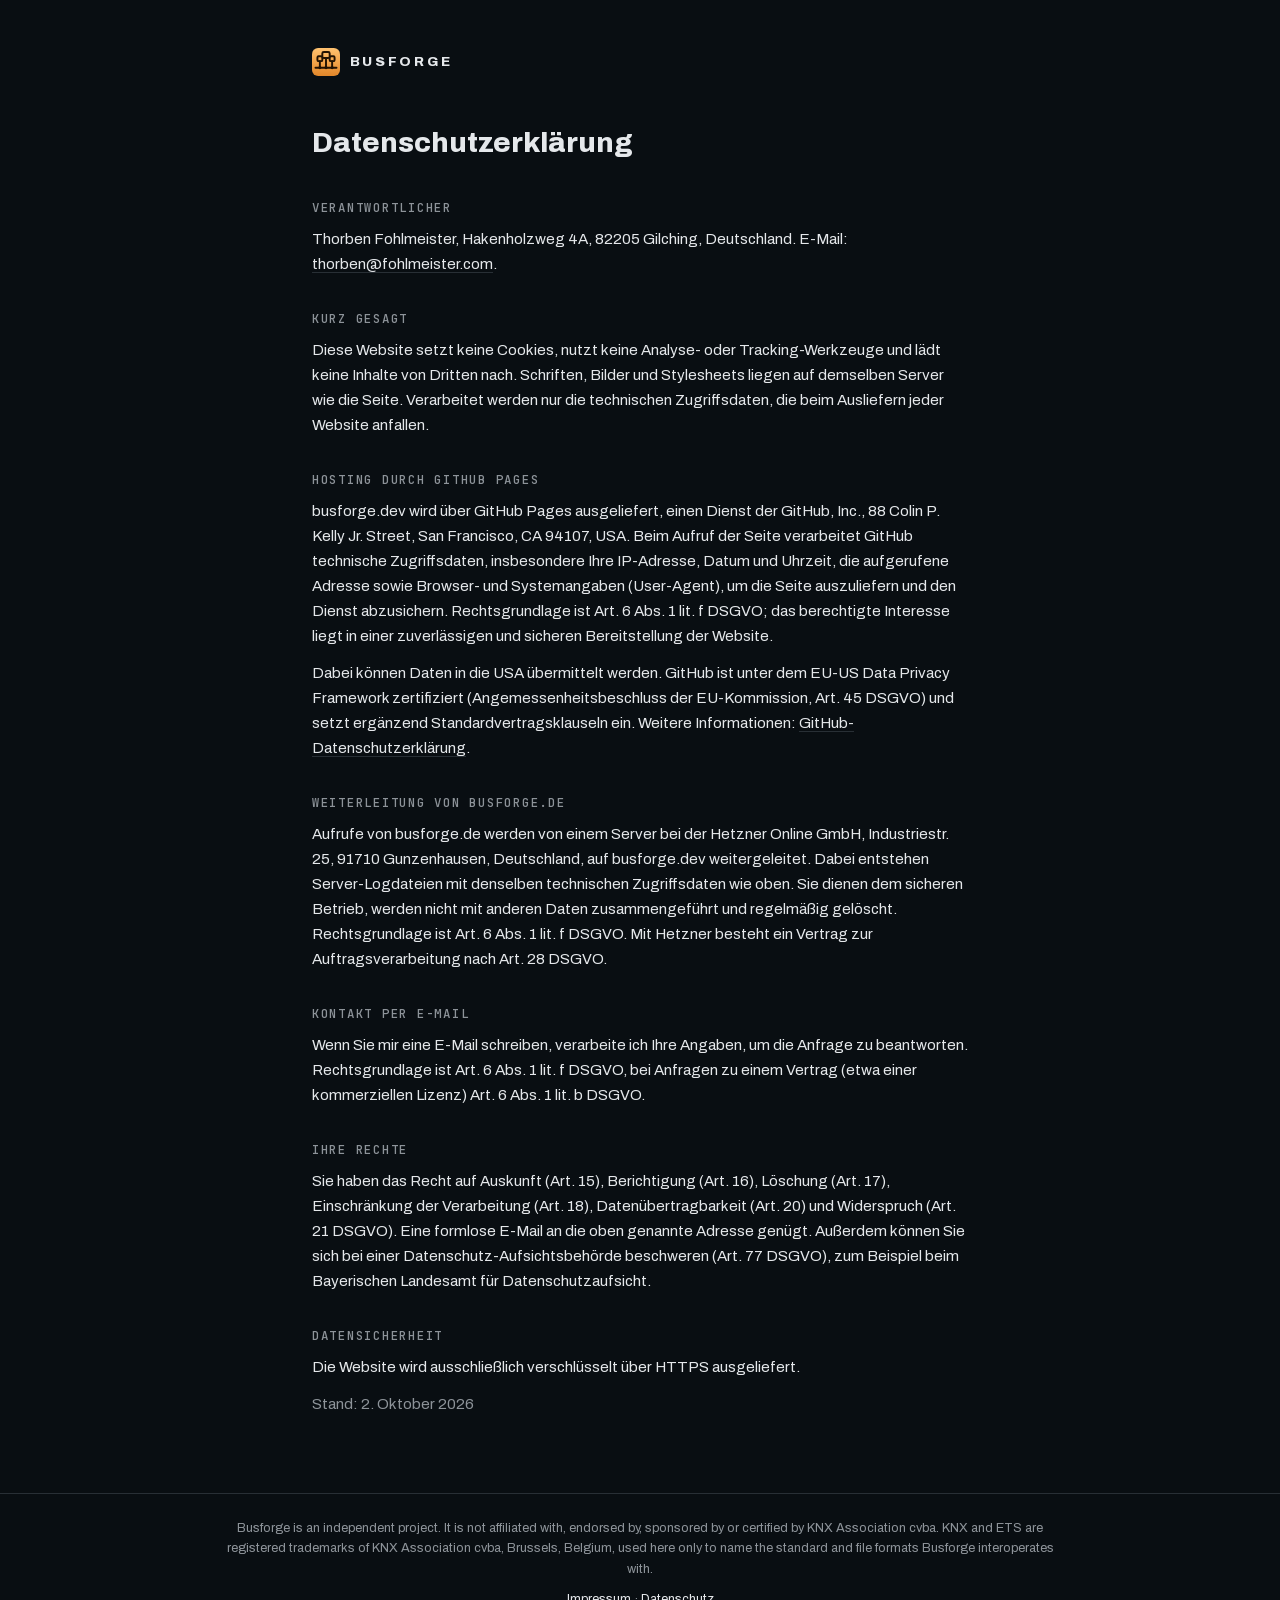
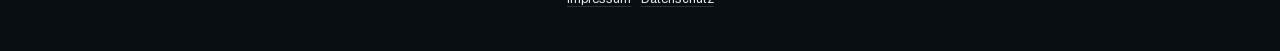
<file: datenschutz.html>
<!doctype html>
<html lang="de">
<head>
  <meta charset="utf-8">
  <meta name="viewport" content="width=device-width, initial-scale=1">
  <title>Datenschutzerklärung · Busforge</title>
  <meta name="robots" content="noindex">
  <link rel="icon" href="/favicon.svg" type="image/svg+xml">
  <link rel="icon" href="/favicon-32x32.png" sizes="32x32" type="image/png">
  <link rel="apple-touch-icon" href="/apple-touch-icon.png">
  <meta name="theme-color" content="#090e12">
  <link rel="stylesheet" href="/style.css">
</head>
<body>
  <main class="legal">
    <a class="home" href="/">
      <svg viewBox="0 0 32 32" role="img" aria-hidden="true">
        <defs>
          <linearGradient id="bf-s" x1="0" y1="0" x2="0" y2="1">
            <stop offset="0" stop-color="#ffc270"/>
            <stop offset=".5" stop-color="#f3a44a"/>
            <stop offset="1" stop-color="#e1862a"/>
          </linearGradient>
        </defs>
        <rect width="32" height="32" rx="7" fill="url(#bf-s)"/>
        <g fill="none" stroke="#221202" stroke-width="2.2" stroke-linecap="round" stroke-linejoin="round">
          <path d="M4 22.5H28"/>
          <path d="M9 22.5V15"/>
          <path d="M23 22.5V15"/>
          <path d="M16 22.5V11.5"/>
          <rect x="6.2" y="9.4" width="5.6" height="5.6" rx="1.4"/>
          <rect x="20.2" y="9.4" width="5.6" height="5.6" rx="1.4"/>
          <rect x="11.8" y="4.6" width="8.4" height="6.9" rx="1.7"/>
        </g>
        <g fill="#221202">
          <circle cx="9" cy="22.5" r="1.7"/>
          <circle cx="16" cy="22.5" r="1.7"/>
          <circle cx="23" cy="22.5" r="1.7"/>
        </g>
      </svg>
      BUSFORGE
    </a>
    <h1>Datenschutzerklärung</h1>
    <h2>Verantwortlicher</h2>
    <p>Thorben Fohlmeister, Hakenholzweg 4A, 82205 Gilching, Deutschland. E-Mail: <a href="mailto:thorben@fohlmeister.com">thorben@fohlmeister.com</a>.</p>

    <h2>Kurz gesagt</h2>
    <p>Diese Website setzt keine Cookies, nutzt keine Analyse- oder Tracking-Werkzeuge und lädt keine Inhalte von Dritten nach. Schriften, Bilder und Stylesheets liegen auf demselben Server wie die Seite. Verarbeitet werden nur die technischen Zugriffsdaten, die beim Ausliefern jeder Website anfallen.</p>

    <h2>Hosting durch GitHub Pages</h2>
    <p>busforge.dev wird über GitHub Pages ausgeliefert, einen Dienst der GitHub, Inc., 88 Colin P. Kelly Jr. Street, San Francisco, CA 94107, USA. Beim Aufruf der Seite verarbeitet GitHub technische Zugriffsdaten, insbesondere Ihre IP-Adresse, Datum und Uhrzeit, die aufgerufene Adresse sowie Browser- und Systemangaben (User-Agent), um die Seite auszuliefern und den Dienst abzusichern. Rechtsgrundlage ist Art. 6 Abs. 1 lit. f DSGVO; das berechtigte Interesse liegt in einer zuverlässigen und sicheren Bereitstellung der Website.</p>
    <p>Dabei können Daten in die USA übermittelt werden. GitHub ist unter dem EU-US Data Privacy Framework zertifiziert (Angemessenheitsbeschluss der EU-Kommission, Art. 45 DSGVO) und setzt ergänzend Standardvertragsklauseln ein. Weitere Informationen: <a href="https://docs.github.com/de/site-policy/privacy-policies/github-general-privacy-statement">GitHub-Datenschutzerklärung</a>.</p>

    <h2>Weiterleitung von busforge.de</h2>
    <p>Aufrufe von busforge.de werden von einem Server bei der Hetzner Online GmbH, Industriestr. 25, 91710 Gunzenhausen, Deutschland, auf busforge.dev weitergeleitet. Dabei entstehen Server-Logdateien mit denselben technischen Zugriffsdaten wie oben. Sie dienen dem sicheren Betrieb, werden nicht mit anderen Daten zusammengeführt und regelmäßig gelöscht. Rechtsgrundlage ist Art. 6 Abs. 1 lit. f DSGVO. Mit Hetzner besteht ein Vertrag zur Auftragsverarbeitung nach Art. 28 DSGVO.</p>

    <h2>Kontakt per E-Mail</h2>
    <p>Wenn Sie mir eine E-Mail schreiben, verarbeite ich Ihre Angaben, um die Anfrage zu beantworten. Rechtsgrundlage ist Art. 6 Abs. 1 lit. f DSGVO, bei Anfragen zu einem Vertrag (etwa einer kommerziellen Lizenz) Art. 6 Abs. 1 lit. b DSGVO.</p>

    <h2>Ihre Rechte</h2>
    <p>Sie haben das Recht auf Auskunft (Art. 15), Berichtigung (Art. 16), Löschung (Art. 17), Einschränkung der Verarbeitung (Art. 18), Datenübertragbarkeit (Art. 20) und Widerspruch (Art. 21 DSGVO). Eine formlose E-Mail an die oben genannte Adresse genügt. Außerdem können Sie sich bei einer Datenschutz-Aufsichtsbehörde beschweren (Art. 77 DSGVO), zum Beispiel beim Bayerischen Landesamt für Datenschutzaufsicht.</p>

    <h2>Datensicherheit</h2>
    <p>Die Website wird ausschließlich verschlüsselt über HTTPS ausgeliefert.</p>

    <p class="muted">Stand: 2. Oktober 2026</p>
  </main>
  <footer>
    <p>Busforge is an independent project. It is not affiliated with, endorsed by, sponsored by or certified by KNX Association cvba. KNX and ETS are registered trademarks of KNX Association cvba, Brussels, Belgium, used here only to name the standard and file formats Busforge interoperates with.</p>
    <p><a href="/impressum">Impressum</a> · <a href="/datenschutz">Datenschutz</a></p>
  </footer>
</body>
</html>
</file>
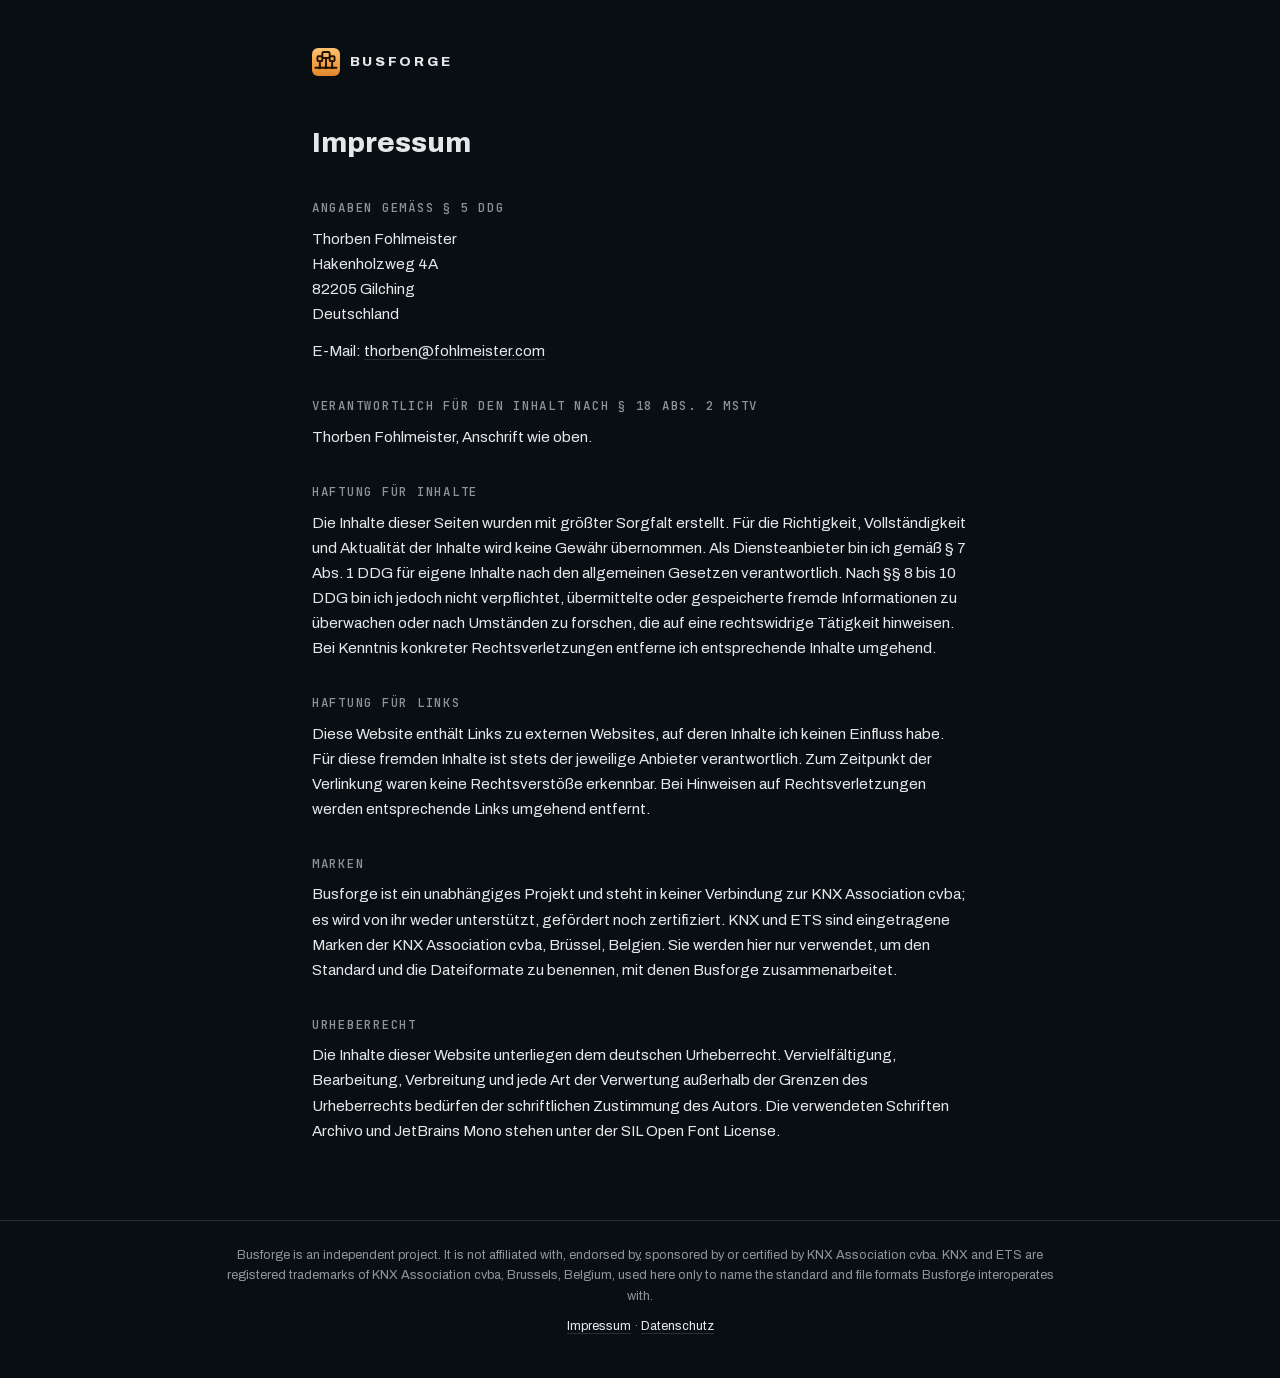
<file: impressum.html>
<!doctype html>
<html lang="de">
<head>
  <meta charset="utf-8">
  <meta name="viewport" content="width=device-width, initial-scale=1">
  <title>Impressum · Busforge</title>
  <meta name="robots" content="noindex">
  <link rel="icon" href="/favicon.svg" type="image/svg+xml">
  <link rel="icon" href="/favicon-32x32.png" sizes="32x32" type="image/png">
  <link rel="apple-touch-icon" href="/apple-touch-icon.png">
  <meta name="theme-color" content="#090e12">
  <link rel="stylesheet" href="/style.css">
</head>
<body>
  <main class="legal">
    <a class="home" href="/">
      <svg viewBox="0 0 32 32" role="img" aria-hidden="true">
        <defs>
          <linearGradient id="bf-s" x1="0" y1="0" x2="0" y2="1">
            <stop offset="0" stop-color="#ffc270"/>
            <stop offset=".5" stop-color="#f3a44a"/>
            <stop offset="1" stop-color="#e1862a"/>
          </linearGradient>
        </defs>
        <rect width="32" height="32" rx="7" fill="url(#bf-s)"/>
        <g fill="none" stroke="#221202" stroke-width="2.2" stroke-linecap="round" stroke-linejoin="round">
          <path d="M4 22.5H28"/>
          <path d="M9 22.5V15"/>
          <path d="M23 22.5V15"/>
          <path d="M16 22.5V11.5"/>
          <rect x="6.2" y="9.4" width="5.6" height="5.6" rx="1.4"/>
          <rect x="20.2" y="9.4" width="5.6" height="5.6" rx="1.4"/>
          <rect x="11.8" y="4.6" width="8.4" height="6.9" rx="1.7"/>
        </g>
        <g fill="#221202">
          <circle cx="9" cy="22.5" r="1.7"/>
          <circle cx="16" cy="22.5" r="1.7"/>
          <circle cx="23" cy="22.5" r="1.7"/>
        </g>
      </svg>
      BUSFORGE
    </a>
    <h1>Impressum</h1>
    <h2>Angaben gemäß § 5 DDG</h2>
    <p>Thorben Fohlmeister<br>Hakenholzweg 4A<br>82205 Gilching<br>Deutschland</p>
    <p>E-Mail: <a href="mailto:thorben@fohlmeister.com">thorben@fohlmeister.com</a></p>

    <h2>Verantwortlich für den Inhalt nach § 18 Abs. 2 MStV</h2>
    <p>Thorben Fohlmeister, Anschrift wie oben.</p>

    <h2>Haftung für Inhalte</h2>
    <p>Die Inhalte dieser Seiten wurden mit größter Sorgfalt erstellt. Für die Richtigkeit, Vollständigkeit und Aktualität der Inhalte wird keine Gewähr übernommen. Als Diensteanbieter bin ich gemäß § 7 Abs. 1 DDG für eigene Inhalte nach den allgemeinen Gesetzen verantwortlich. Nach §§ 8 bis 10 DDG bin ich jedoch nicht verpflichtet, übermittelte oder gespeicherte fremde Informationen zu überwachen oder nach Umständen zu forschen, die auf eine rechtswidrige Tätigkeit hinweisen. Bei Kenntnis konkreter Rechtsverletzungen entferne ich entsprechende Inhalte umgehend.</p>

    <h2>Haftung für Links</h2>
    <p>Diese Website enthält Links zu externen Websites, auf deren Inhalte ich keinen Einfluss habe. Für diese fremden Inhalte ist stets der jeweilige Anbieter verantwortlich. Zum Zeitpunkt der Verlinkung waren keine Rechtsverstöße erkennbar. Bei Hinweisen auf Rechtsverletzungen werden entsprechende Links umgehend entfernt.</p>

    <h2>Marken</h2>
    <p>Busforge ist ein unabhängiges Projekt und steht in keiner Verbindung zur KNX Association cvba; es wird von ihr weder unterstützt, gefördert noch zertifiziert. KNX und ETS sind eingetragene Marken der KNX Association cvba, Brüssel, Belgien. Sie werden hier nur verwendet, um den Standard und die Dateiformate zu benennen, mit denen Busforge zusammenarbeitet.</p>

    <h2>Urheberrecht</h2>
    <p>Die Inhalte dieser Website unterliegen dem deutschen Urheberrecht. Vervielfältigung, Bearbeitung, Verbreitung und jede Art der Verwertung außerhalb der Grenzen des Urheberrechts bedürfen der schriftlichen Zustimmung des Autors. Die verwendeten Schriften Archivo und JetBrains Mono stehen unter der SIL Open Font License.</p>
  </main>
  <footer>
    <p>Busforge is an independent project. It is not affiliated with, endorsed by, sponsored by or certified by KNX Association cvba. KNX and ETS are registered trademarks of KNX Association cvba, Brussels, Belgium, used here only to name the standard and file formats Busforge interoperates with.</p>
    <p><a href="/impressum">Impressum</a> · <a href="/datenschutz">Datenschutz</a></p>
  </footer>
</body>
</html>
</file>
<file: style.css>
/* Fonts are self-hosted (SIL OFL, see /fonts): no request leaves for a third party. */
@font-face {
  font-family: "Archivo";
  font-weight: 400 800;
  font-display: swap;
  src: url("/fonts/archivo-var-latin.woff2") format("woff2");
}
@font-face {
  font-family: "JetBrains Mono";
  font-weight: 400 600;
  font-display: swap;
  src: url("/fonts/jetbrains-mono-var-latin.woff2") format("woff2");
}
:root {
  --bg: #090e12;
  --card: #13181d;
  --raise: #1a2025;
  --fg: #e5e8eb;
  --muted: #8d9399;
  --soft: #717880;
  --border: #282f35;
  --primary: #f3a44a;
  --primary-ink: #221202;
  --ok: #54c57a;
  --hover: #21272e;
  --lead: #c3c8cd;
  /* The app's radius scale: controls and marks, cards and page containers. */
  --r-md: 6px;
  --r-xl: 12px;
  /* The app's keyboard focus ring: 3 px of amber at half strength. */
  --ring: 0 0 0 3px rgb(243 164 74 / 0.5);
  --sans: "Archivo", system-ui, -apple-system, "Segoe UI", sans-serif;
  --mono: "JetBrains Mono", ui-monospace, monospace;
  --gh: url("data:image/svg+xml,%3Csvg xmlns='http://www.w3.org/2000/svg' viewBox='0 0 16 16'%3E%3Cpath d='M8 0C3.58 0 0 3.58 0 8c0 3.54 2.29 6.53 5.47 7.59.4.07.55-.17.55-.38 0-.19-.01-.82-.01-1.49-2.01.37-2.53-.49-2.69-.94-.09-.23-.48-.94-.82-1.13-.28-.15-.68-.52-.01-.53.63-.01 1.08.58 1.23.82.72 1.21 1.87.87 2.33.66.07-.52.28-.87.51-1.07-1.78-.2-3.64-.89-3.64-3.95 0-.87.31-1.59.82-2.15-.08-.2-.36-1.02.08-2.12 0 0 .67-.21 2.2.82.64-.18 1.32-.27 2-.27.68 0 1.36.09 2 .27 1.53-1.04 2.2-.82 2.2-.82.44 1.1.16 1.92.08 2.12.51.56.82 1.27.82 2.15 0 3.07-1.87 3.75-3.65 3.95.29.25.54.73.54 1.48 0 1.07-.01 1.93-.01 2.2 0 .21.15.46.55.38A8.013 8.013 0 0016 8c0-4.42-3.58-8-8-8z'/%3E%3C/svg%3E");
}
* { box-sizing: border-box; }
html { -webkit-text-size-adjust: 100%; }
body {
  position: relative;
  margin: 0;
  min-height: 100vh;
  display: flex;
  flex-direction: column;
  background: var(--bg);
  color: var(--fg);
  font-family: var(--sans);
  font-size: 1rem;
  line-height: 1.6;
}
a { color: inherit; }
html { scroll-padding-top: 1.5rem; }
html.locked { overflow: hidden; }
@media (prefers-reduced-motion: no-preference) {
  html { scroll-behavior: smooth; }
}

/* Navigation and buttons that lead to the repository carry the GitHub mark. */
.gh::before {
  content: "";
  display: inline-block;
  width: 0.95em;
  height: 0.95em;
  margin-right: 0.4em;
  vertical-align: -0.12em;
  background: currentColor;
  -webkit-mask: var(--gh) center / contain no-repeat;
  mask: var(--gh) center / contain no-repeat;
}
a:focus-visible {
  outline: 2px solid var(--primary);
  outline-offset: 3px;
  border-radius: 4px;
}
.eyebrow {
  margin: 0 0 1rem;
  font-family: var(--mono);
  font-size: 0.72rem;
  font-weight: 500;
  letter-spacing: 0.16em;
  text-transform: uppercase;
  color: var(--muted);
}
code, pre { font-family: var(--mono); }

footer {
  border-top: 1px solid var(--border);
  padding: 1.5rem 1.5rem 2rem;
  color: var(--muted);
  font-size: 0.8rem;
  line-height: 1.6;
  text-align: center;
}
footer p { max-width: 52rem; margin: 0 auto 0.6rem; }
footer a { color: var(--fg); text-decoration: none; border-bottom: 1px solid var(--border); }
footer a:hover { color: var(--primary); border-color: var(--primary); }

/* ---------- Legal pages (Impressum, Datenschutz) ---------- */
.legal {
  flex: 1;
  width: 100%;
  max-width: 44rem;
  margin: 0 auto;
  padding: 3rem 1.5rem 4rem;
  line-height: 1.65;
  font-size: 0.95rem;
}
.legal .home {
  display: inline-flex;
  align-items: center;
  gap: 0.6rem;
  color: var(--fg);
  text-decoration: none;
  font-weight: 800;
  letter-spacing: 0.2em;
  font-size: 0.85rem;
}
.legal .home svg { width: 28px; height: 28px; }
.legal h1 { font-size: 1.75rem; font-weight: 800; margin: 2.25rem 0 1.5rem; }
.legal h2 {
  font-family: var(--mono);
  font-weight: 500;
  font-size: 0.78rem;
  letter-spacing: 0.14em;
  text-transform: uppercase;
  color: var(--muted);
  margin: 2rem 0 0.5rem;
}
.legal p { margin: 0 0 0.75rem; }
.legal p a { text-decoration: none; border-bottom: 1px solid var(--border); }
.legal p a:hover { color: var(--primary); border-color: var(--primary); }
.legal .muted { color: var(--muted); }

/* ---------- Homepage ---------- */
/* The hero stands on a field of bus contacts that drifts very slowly, fading out towards the page. */
.home-page::before {
  content: "";
  position: absolute;
  inset: 0 0 auto;
  height: 46rem;
  z-index: -1;
  pointer-events: none;
  background-image: radial-gradient(circle, rgb(229 232 235 / 0.16) 1px, transparent 1.4px);
  background-size: 22px 22px;
  -webkit-mask-image: radial-gradient(70rem 36rem at 72% 32%, #000 10%, transparent 72%);
  mask-image: radial-gradient(70rem 36rem at 72% 32%, #000 10%, transparent 72%);
  /* One pixel per step: the field moves about 2 px a second, so it repaints twice a second, not every frame. */
  animation: drift 120s steps(220) infinite;
}
.home-page::after {
  content: "";
  position: absolute;
  inset: 0 0 auto;
  height: 46rem;
  z-index: -1;
  pointer-events: none;
  background: radial-gradient(40rem 22rem at 74% 36%, rgb(243 164 74 / 0.09), transparent 70%);
}
@keyframes drift { to { background-position: 220px 110px; } }
@media (prefers-reduced-motion: reduce) {
  .home-page::before { animation: none; }
}
.wrap { width: 100%; max-width: 72rem; margin: 0 auto; padding: 0 1.5rem; }

.topbar {
  display: flex;
  align-items: center;
  justify-content: space-between;
  gap: 1rem;
  padding-top: 1.25rem;
  padding-bottom: 1.25rem;
}
.lockup {
  display: inline-flex;
  align-items: center;
  gap: 0.7rem;
  min-height: 2.75rem;
  text-decoration: none;
}
.lockup svg { width: 34px; height: 34px; filter: drop-shadow(0 0 14px rgb(243 164 74 / 0.35)); }
.lockup .names { display: flex; flex-direction: column; }
.lockup .word { font-weight: 800; letter-spacing: 0.2em; font-size: 0.95rem; line-height: 1.2; }
.lockup .tagline {
  margin-top: 0.3rem;
  font-family: var(--mono);
  font-size: 11px;
  letter-spacing: 0.18em;
  text-transform: uppercase;
  color: var(--muted);
  line-height: 1;
}
.topnav { display: flex; align-items: center; gap: 0.5rem; font-size: 0.92rem; }
.topnav a {
  display: inline-flex;
  align-items: center;
  min-height: 2.25rem;
  padding: 0 0.6rem;
  border-radius: var(--r-md);
  text-decoration: none;
  color: var(--muted);
}
.topnav a:hover { color: var(--fg); background: var(--hover); }

.hero {
  display: grid;
  grid-template-columns: minmax(0, 1.1fr) minmax(0, 1.2fr);
  gap: 3.5rem;
  align-items: center;
  padding-top: 3.5rem;
  padding-bottom: 5rem;
}
.hero h1 {
  margin: 0 0 1.25rem;
  font-weight: 800;
  font-size: clamp(2.4rem, 4.4vw, 3.6rem);
  line-height: 1.02;
  letter-spacing: -0.025em;
  text-wrap: balance;
}
.hero .lead { margin: 0 0 1.75rem; font-size: 1.15rem; color: var(--lead); max-width: 32rem; }
.hero .alpha { margin: 1.25rem 0 0; color: var(--muted); font-size: 0.9rem; max-width: 30rem; }
.cta { display: flex; flex-wrap: wrap; gap: 0.75rem; }
/* The app's Button with a 44 px touch height and 6 px radius: default (amber) for the one primary
   action, outline, ghost; sm (32 px) and icon as in the app. */
.button {
  display: inline-flex;
  align-items: center;
  justify-content: center;
  min-height: 2.75rem;
  padding: 0 1.15rem;
  border: 1px solid var(--border);
  border-radius: var(--r-md);
  background: var(--bg);
  text-decoration: none;
  font-weight: 600;
  font-size: 0.95rem;
  white-space: nowrap;
}
.button:hover { background: var(--hover); }
.button:focus-visible { outline: none; border-radius: var(--r-md); box-shadow: var(--ring); }
.button.primary { background: var(--primary); border-color: var(--primary); color: var(--primary-ink); }
.button.primary:hover { background: rgb(243 164 74 / 0.9); }
.button.ghost { border-color: transparent; background: transparent; }
.button.ghost::before { background: var(--muted); }
.button.ghost:hover { background: var(--hover); }
.button.sm { min-height: 2rem; padding: 0 0.75rem; font-size: 0.8rem; font-weight: 500; }
.button.icon { width: 2.75rem; padding: 0; }

/* App screenshots sit in a browser window, lifted off the page. */
.shot {
  margin: 0;
  border: 1px solid #343c43;
  border-radius: var(--r-xl);
  overflow: hidden;
  background: #0d1216;
  box-shadow:
    0 1px 0 rgb(255 255 255 / 0.04) inset,
    0 24px 60px -24px rgb(0 0 0 / 0.9),
    0 8px 20px -12px rgb(0 0 0 / 0.7);
}
.chrome {
  display: flex;
  align-items: center;
  gap: 0.9rem;
  height: 2rem;
  padding: 0 0.8rem;
  border-bottom: 1px solid var(--border);
  background: var(--raise);
}
.chrome .dots { display: flex; gap: 0.4rem; }
.chrome i { width: 0.6rem; height: 0.6rem; border-radius: 50%; background: #3a434b; }
.chrome .url {
  flex: 0 1 16rem;
  margin: 0 auto;
  padding: 0.1rem 0.75rem;
  border-radius: var(--r-md);
  background: var(--bg);
  color: var(--muted);
  font-family: var(--mono);
  font-size: 0.7rem;
  text-align: center;
  white-space: nowrap;
  overflow: hidden;
}
.chrome::after { content: ""; width: 2.6rem; }
.shot img { display: block; width: 100%; height: auto; }
.shot .zoom { position: relative; display: block; cursor: zoom-in; }
.shot .zoom:focus-visible { outline: 2px solid var(--primary); outline-offset: -2px; border-radius: 0; }
/* Every screenshot opens larger. With a mouse the corner mark says so on hover; on touch the hero's
   caption and the strip under each tour screen do. */
.shot .zoom::after {
  content: "";
  position: absolute;
  left: 0.6rem;
  bottom: 0.6rem;
  width: 2rem;
  height: 2rem;
  border: 1px solid var(--border);
  border-radius: var(--r-md);
  background: rgb(19 24 29 / 0.9) url("data:image/svg+xml,%3Csvg xmlns='http://www.w3.org/2000/svg' viewBox='0 0 24 24' fill='none' stroke='%23c3c8cd' stroke-width='2' stroke-linecap='round' stroke-linejoin='round'%3E%3Cpath d='M15 3h6v6M9 21H3v-6M21 3l-7 7M3 21l7-7'/%3E%3C/svg%3E") center / 0.95rem no-repeat;
  opacity: 0;
  transition: opacity 0.15s;
}
.shot .zoom:hover::after, .shot .zoom:focus-visible::after { opacity: 1; }
.shot figcaption {
  padding: 0.55rem 0.9rem;
  border-top: 1px solid var(--border);
  background: var(--raise);
  font-size: 0.82rem;
  color: var(--muted);
}
.hero .shot {
  box-shadow:
    0 1px 0 rgb(255 255 255 / 0.05) inset,
    0 40px 90px -30px rgb(0 0 0 / 0.95),
    0 0 0 1px rgb(243 164 74 / 0.10),
    0 0 80px -20px rgb(243 164 74 / 0.14);
}

/* Lightbox: one screenshot at full size over the page. */
.lightbox {
  width: 100vw;
  height: 100vh;
  height: 100dvh;
  max-width: none;
  max-height: none;
  margin: 0;
  padding: 3.5rem 1.5rem 1.5rem;
  border: 0;
  background: transparent;
  overflow: auto;
}
.lightbox[open] { display: flex; align-items: center; justify-content: center; }
.lightbox::backdrop { background: rgb(5 8 10 / 0.88); backdrop-filter: blur(3px); }
.lightbox img {
  display: block;
  max-width: min(100%, 1920px);
  max-height: 100%;
  width: auto;
  height: auto;
  border: 1px solid #343c43;
  border-radius: 0.5rem;
  box-shadow: 0 30px 80px -20px rgb(0 0 0 / 0.9);
  cursor: default;
}
.lightbox .close, .lightbox .size { position: fixed; top: 0.9rem; background: var(--card); }
.lightbox .close { right: 0.9rem; }
.lightbox .size { right: 4.15rem; }
.lightbox .close:hover, .lightbox .size:hover { background: var(--hover); }
.lightbox.actual .size { border-color: var(--primary); color: var(--primary); }
.lightbox .close svg { width: 1.1rem; height: 1.1rem; fill: none; stroke: currentColor; stroke-width: 2; stroke-linecap: round; }
/* Narrow screens: the capture at the app's own size, scrolled in both directions. */
.lightbox.actual[open] { display: block; padding: 3.75rem 1rem 1rem; }
.lightbox.actual img { max-width: none; max-height: none; margin: 0 auto; }
.lightbox.zoomable img { cursor: zoom-in; }
.lightbox.zoomable.actual img { cursor: zoom-out; }
.lightbox .hint {
  position: fixed;
  left: 50%;
  bottom: 1rem;
  translate: -50% 0;
  margin: 0;
  padding: 0.45rem 0.8rem;
  border: 1px solid var(--border);
  border-radius: var(--r-md);
  background: var(--card);
  color: var(--lead);
  font-size: 0.85rem;
  white-space: nowrap;
  pointer-events: none;
}
@media (prefers-reduced-motion: no-preference) {
  .lightbox[open] img { animation: rise 0.18s ease-out; }
  @keyframes rise { from { opacity: 0; transform: scale(0.98); } }
}

.band { border-top: 1px solid var(--border); padding: 5rem 0; }
.band h2 {
  margin: 0 0 0.75rem;
  font-weight: 800;
  font-size: clamp(1.7rem, 3.2vw, 2.4rem);
  line-height: 1.1;
  letter-spacing: -0.015em;
}
.band .intro { margin: 0 0 2.5rem; max-width: 40rem; color: var(--lead); font-size: 1.05rem; }
/* One link style in running text: a quiet underline, amber on hover. */
.band :is(p, dd, li) a { text-decoration: none; border-bottom: 1px solid rgb(141 147 153 / 0.6); }
.band :is(p, dd, li) a:hover { color: var(--primary); border-color: var(--primary); }

/* Verification diagram: the page's one bold element */
.verify { background: radial-gradient(60rem 24rem at 70% 0%, rgb(243 164 74 / 0.07), transparent 70%); }
.diagram {
  margin: 0;
  padding: 1.5rem;
  border: 1px solid var(--border);
  border-radius: var(--r-xl);
  background: var(--card);
}
.diagram svg { display: block; width: 100%; height: auto; }
.diagram .tall, .diagram .tall-steps { display: none; }
.tall-steps { margin-top: 1rem; border-top: 1px solid var(--border); }
.tall-steps summary {
  display: flex;
  align-items: center;
  gap: 0.6rem;
  min-height: 2.75rem;
  padding-top: 0.5rem;
  color: var(--lead);
  font-weight: 600;
  list-style: none;
  cursor: pointer;
}
.tall-steps summary::-webkit-details-marker { display: none; }
.tall-steps summary:hover { color: var(--fg); }
.tall-steps summary:focus-visible { outline: none; border-radius: var(--r-md); box-shadow: var(--ring); }
.tall-steps summary::before, .code .arm summary::before {
  content: "";
  width: 0.45rem;
  height: 0.45rem;
  border-right: 1.5px solid currentColor;
  border-bottom: 1.5px solid currentColor;
  rotate: -45deg;
  transition: rotate 0.15s;
}
.tall-steps[open] summary::before, .code .arm[open] summary::before { rotate: 45deg; }
.tall-steps svg { display: block; width: 100%; max-width: 24rem; height: auto; margin: 0.75rem auto 0; }
.diagram .path-draw { stroke-dasharray: 20; stroke-dashoffset: 20; animation: draw 1.2s 0.6s ease-out forwards; }
@keyframes draw { to { stroke-dashoffset: 0; } }
@media (prefers-reduced-motion: reduce) {
  .diagram .path-draw { animation: none; stroke-dashoffset: 0; }
}
.facts {
  display: grid;
  grid-template-columns: 1fr 1fr;
  gap: 2rem;
  margin: 0 0 2.5rem;
}
.facts > div:first-child { grid-column: 1 / -1; max-width: 46rem; }
.facts dt { font-weight: 700; margin: 0 0 0.35rem; }
.facts dd { margin: 0; color: var(--muted); font-size: 0.95rem; }

/* Screen tour */
.tour { display: grid; gap: 4.5rem; }
.tour figure { margin: 0; }
.tour .row {
  display: grid;
  grid-template-columns: minmax(0, 2fr) minmax(0, 1fr);
  gap: 3rem;
  align-items: center;
}
.tour .row.flip { grid-template-columns: minmax(0, 1fr) minmax(0, 2fr); }
/* A dialog or popover cut from a screen stands on its own, without the browser frame. */
.tour .shot.panel { justify-self: end; max-width: 36rem; width: 100%; }
.tour .flip .shot.panel { justify-self: start; }
.tour .shot.panel.tall { max-width: 30rem; }
/* Without hover, each tour screen says under itself that it opens larger. */
@media (hover: none) {
  .tour .shot::after {
    content: "Tap to enlarge";
    display: block;
    padding: 0.55rem 0.9rem;
    border-top: 1px solid var(--border);
    background: var(--raise);
    font-size: 0.82rem;
    color: var(--muted);
  }
}
.tour .row.flip .shot { order: 2; }
.tour h3 { margin: 0 0 0.5rem; font-size: 1.3rem; font-weight: 700; }
.tour p { margin: 0; color: var(--muted); }

/* Evidence strip under the hero */
.proof {
  display: grid;
  gap: 0.75rem;
  justify-items: start;
  margin-bottom: 4rem;
}
.proof .eyebrow { margin: 0; }
.proof-text { margin: 0; color: var(--lead); max-width: 34rem; }
.proof .more {
  display: inline-flex;
  align-items: center;
  min-height: 2.75rem;
  color: var(--muted);
  font-size: 0.9rem;
  text-decoration: underline 1px var(--border);
  text-underline-offset: 0.3em;
}
.proof .more:hover { color: var(--fg); text-decoration-color: var(--muted); }
/* Manufacturer names as the app's md outline Badge: neutral, never a logo. */
.makers { display: flex; flex-wrap: wrap; gap: 0.5rem; margin: 0.25rem 0 0; padding: 0; list-style: none; }
.makers li {
  display: inline-flex;
  align-items: center;
  height: 1.5rem;
  padding: 0 0.55rem;
  border: 1px solid var(--border);
  border-radius: var(--r-md);
  background: var(--card);
  font-family: var(--mono);
  font-size: 0.75rem;
  letter-spacing: 0.06em;
  color: var(--lead);
}

/* Quick start: two steps, prose beside its commands */
.steps { display: grid; gap: 3.5rem; margin-top: 2rem; }
.step { display: grid; grid-template-columns: minmax(0, 1fr) minmax(0, 1.1fr); gap: 3rem; align-items: start; }
.step .eyebrow { color: var(--fg); }
.code { position: relative; border: 1px solid var(--border); border-radius: var(--r-xl); background: var(--card); overflow: hidden; }
.code .bar {
  display: flex;
  align-items: center;
  height: 2.5rem;
  padding: 0 0.5rem 0 1.1rem;
  border-bottom: 1px solid var(--border);
  font-family: var(--mono);
  font-size: 0.7rem;
  letter-spacing: 0.14em;
  text-transform: uppercase;
  color: var(--muted);
}
.code .copy { position: absolute; top: 0.25rem; right: 0.4rem; }
.code .arm { border-top: 1px solid var(--border); }
.code .arm summary {
  display: flex;
  align-items: center;
  gap: 0.6rem;
  min-height: 2.75rem;
  padding: 0 1.1rem;
  color: var(--muted);
  font-size: 0.9rem;
  list-style: none;
  cursor: pointer;
}
.code .arm summary::-webkit-details-marker { display: none; }
.code .arm summary:hover { color: var(--fg); background: var(--hover); }
/* The card clips an outer ring, so this one is drawn inside. */
.code .arm summary:focus-visible { outline: none; box-shadow: inset 0 0 0 3px rgb(243 164 74 / 0.5); }
.code .arm p { margin: 0.25rem 1.1rem 0.5rem; color: var(--muted); font-size: 0.9rem; }
.code .arm p code { font-size: 0.88em; color: var(--fg); }
@media (pointer: coarse) {
  .code .bar { height: 3.25rem; }
  .code .copy { top: 0.25rem; right: 0.25rem; min-height: 2.75rem; padding: 0 1rem; }
}

/* Text sections */
.features { margin: 0; display: grid; grid-template-columns: repeat(3, minmax(0, 1fr)); gap: 2rem 2.5rem; }
.features > div { padding-top: 1rem; border-top: 1px solid var(--border); }
.features dt { display: flex; align-items: center; gap: 0.55rem; font-weight: 700; }
.features dd { margin: 0.3rem 0 0; color: var(--muted); font-size: 0.95rem; }
.features dt svg {
  width: 1rem;
  height: 1rem;
  flex: none;
  fill: none;
  stroke: var(--muted);
  stroke-width: 2;
  stroke-linecap: round;
  stroke-linejoin: round;
}
/* Limits: one row per thing Busforge does not support or has not shown, its state as a neutral Badge. */
.limits { max-width: 52rem; margin: 0 0 1.75rem; display: grid; }
.limits > div { display: grid; grid-template-columns: minmax(0, 13rem) minmax(0, 1fr); gap: 0.25rem 1.25rem; padding: 0.9rem 0; border-top: 1px solid var(--border); }
.limits dt { font-weight: 700; }
.limits dd { margin: 0; color: var(--muted); font-size: 0.95rem; }
.limits .mark {
  display: flex;
  width: fit-content;
  align-items: center;
  height: 1.5rem;
  margin: 0 0 0.35rem;
  padding: 0 0.55rem;
  border: 1px solid var(--border);
  border-radius: var(--r-md);
  font-family: var(--mono);
  font-size: 0.75rem;
  color: var(--lead);
}
.more-limits { margin: 0; color: var(--muted); }
.nw { white-space: nowrap; }
.content p { margin: 0 0 1rem; max-width: 40rem; }
.content p code { font-size: 0.88em; color: var(--fg); }
/* Horizontal scroll shadows say a line goes on past the edge. */
pre {
  margin: 0;
  padding: 1.1rem 1.25rem;
  overflow-x: auto;
  background:
    linear-gradient(to right, var(--card) 40%, rgb(19 24 29 / 0)) left / 2rem 100% no-repeat local,
    linear-gradient(to left, var(--card) 40%, rgb(19 24 29 / 0)) right / 2rem 100% no-repeat local,
    linear-gradient(to right, rgb(141 147 153 / 0.45), transparent) left / 1.25rem 100% no-repeat scroll,
    linear-gradient(to left, rgb(141 147 153 / 0.45), transparent) right / 1.25rem 100% no-repeat scroll,
    var(--card);
  font-size: 0.85rem;
  line-height: 1.65;
  color: var(--fg);
}
pre .c { color: var(--soft); }
.note { color: var(--muted); font-size: 0.92rem; }
.secure { display: grid; grid-template-columns: 1fr 1fr; gap: 1.5rem; }
.secure > div { padding: 1.4rem 1.5rem; border: 1px solid var(--border); border-radius: var(--r-xl); background: var(--card); }
.secure h3 { margin: 0 0 0.5rem; font-size: 1.1rem; }
/* The app's md Badge: ok for what was shown on hardware, neutral otherwise. */
.secure .state {
  display: inline-flex;
  align-items: center;
  height: 1.5rem;
  margin: 0 0 0.9rem;
  padding: 0 0.55rem;
  border: 1px solid var(--border);
  border-radius: var(--r-md);
  font-family: var(--mono);
  font-size: 0.75rem;
  color: var(--muted);
}
.secure .yes .state { color: var(--ok); border-color: rgb(84 197 122 / 0.4); background: rgb(84 197 122 / 0.1); }
.secure p { margin: 0; color: var(--muted); font-size: 0.95rem; }
.closing { display: grid; grid-template-columns: minmax(0, 1fr) minmax(0, 1fr); gap: 2.5rem; margin-top: 1.25rem; }
.closing h3 { margin: 0 0 0.5rem; font-size: 1.1rem; }
.closing p { margin: 0; color: var(--muted); font-size: 0.95rem; }
.final { background: radial-gradient(50rem 20rem at 20% 100%, rgb(243 164 74 / 0.06), transparent 70%); }
.final .intro { margin-bottom: 1.75rem; }

@media (max-width: 900px) {
  .hero { grid-template-columns: minmax(0, 1fr); gap: 2.5rem; padding-top: 2rem; padding-bottom: 3.5rem; }
  .tour .row, .tour .row.flip { grid-template-columns: minmax(0, 1fr); gap: 1.25rem; }
  .tour .row.flip .shot { order: 0; }
  .facts, .secure, .closing, .step { grid-template-columns: minmax(0, 1fr); }
  .step { gap: 1.25rem; }
  .features { grid-template-columns: repeat(2, minmax(0, 1fr)); }
  .proof { margin-bottom: 3rem; }
  .band { padding: 3.5rem 0; }
  .tour { gap: 3.5rem; }
  .diagram .wide { display: none; }
  .diagram .tall { display: block; max-width: 24rem; margin: 0 auto; }
  .diagram .tall-steps { display: block; }
}
@media (max-width: 640px) {
  .diagram { padding: 1rem; }
  .lockup .tagline { display: none; }
  .topnav { gap: 0.25rem; }
  .topnav .opt { display: none; }
  .topnav a { min-height: 2.75rem; }
  .topnav .gh { width: 2.75rem; justify-content: center; padding: 0; }
  .topnav .gh::before { margin: 0; width: 1.1rem; height: 1.1rem; }
  .topnav .gh .label { position: absolute; width: 1px; height: 1px; overflow: hidden; clip-path: inset(50%); white-space: nowrap; }
  .hero .lead { font-size: 1.05rem; }
  .band .intro { font-size: 1rem; }
  .cta .button { flex: 1 1 auto; }
  .home-page::before { background-image: radial-gradient(circle, rgb(229 232 235 / 0.08) 1px, transparent 1.4px); }
  .limits > div { grid-template-columns: minmax(0, 1fr); }
  .features { grid-template-columns: minmax(0, 1fr); }
  pre { padding: 0.9rem; font-size: 0.8rem; }
  /* A full screen shrunk to a phone is unreadable: show a readable part of it, at --z times the
     width, around the focus --fx/--fy (0 = left/top edge, 1 = right/bottom edge of the overflow).
     The captures are 2400 x 1520 (--r = 1520 / 2400); the lightbox shows the whole screen. */
  .shot:not(.panel) .zoom { --r: 0.6333; aspect-ratio: 4 / 3; overflow: hidden; }
  .shot:not(.panel) .zoom img {
    width: calc(var(--z, 2.4) * 100%);
    max-width: none;
    margin-left: calc(var(--fx, 0) * (1 - var(--z, 2.4)) * 100%);
    margin-top: calc(var(--fy, 0) * (0.75 - var(--z, 2.4) * var(--r)) * 100%);
  }
}
</file>
